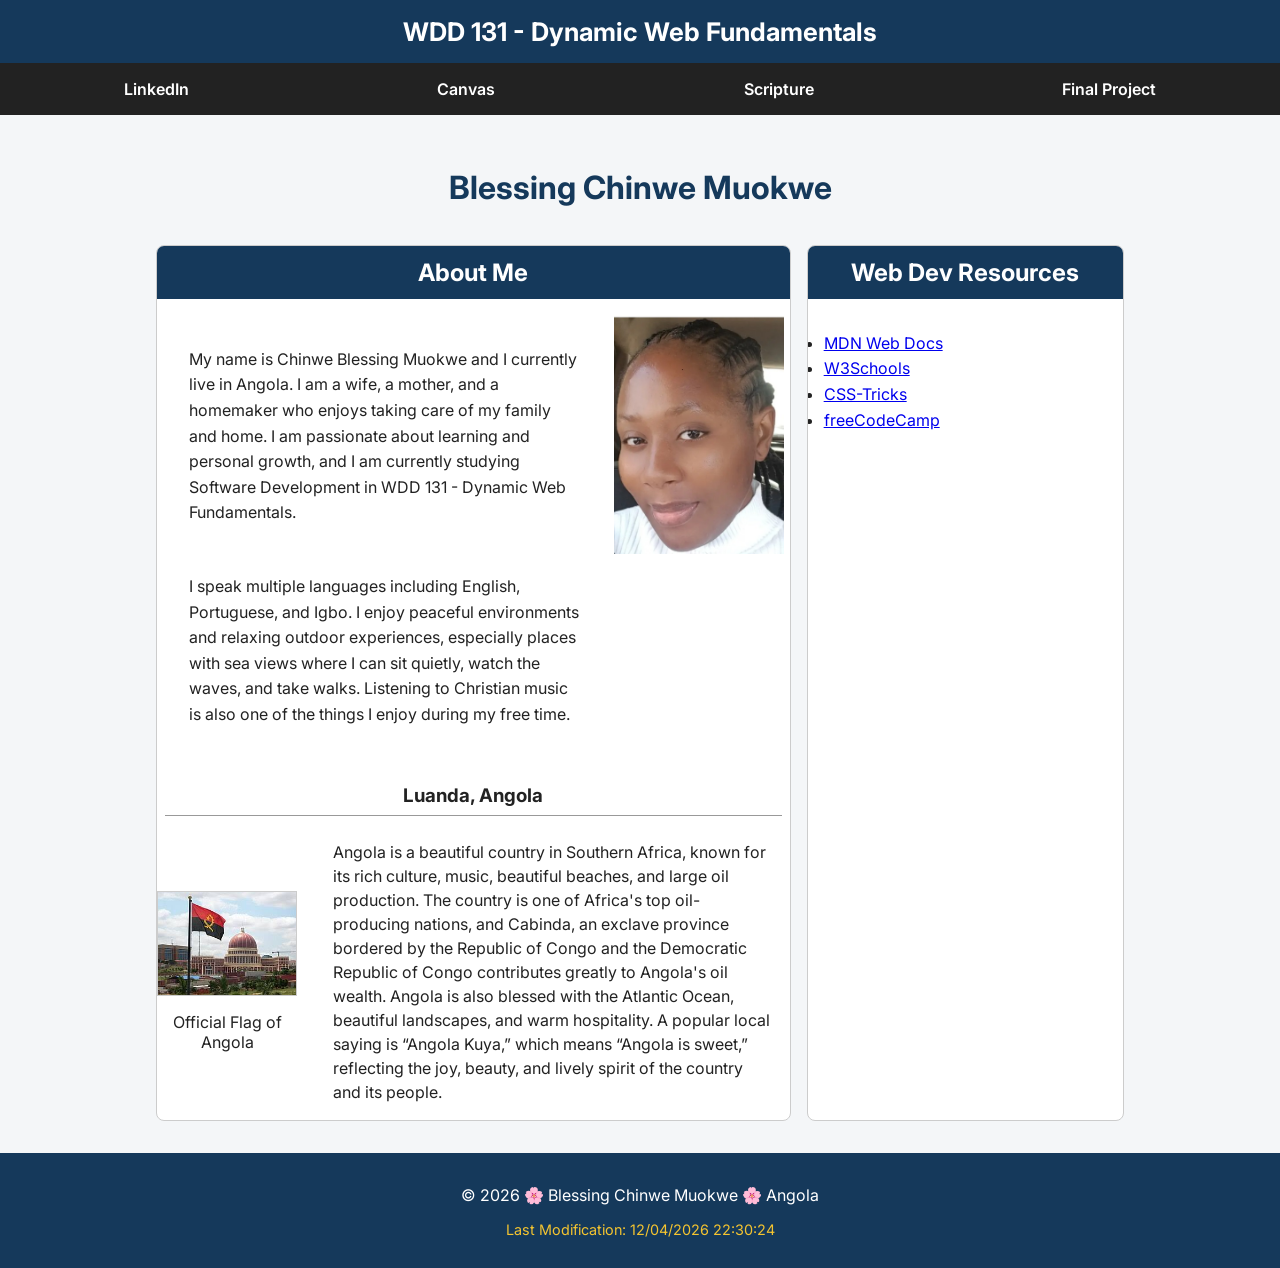
<file: index.html>
<!DOCTYPE html>
<html lang="en">
<head>
    <meta charset="UTF-8">
    <meta name="viewport" content="width=device-width, initial-scale=1.0">
    <meta name="description" content="WDD 131 - Dynamic Web Fundamentals, Blessing Chinwe Muokwe, web development, HTML, CSS, JavaScript fundamentals">

    <meta name="author" content="Blessing Chinwe Muokwe">

    <title>WDD 131 - Dynamic Web Fundamentals - Blessing Chinwe Muokwe</title>

     <link rel="preconnect" href="https://fonts.googleapis.com">
<link rel="preconnect" href="https://fonts.gstatic.com" crossorigin>
<link href="https://fonts.googleapis.com/css2?family=Inter:ital,opsz,wght@0,14..32,100..900;1,14..32,100..900&display=swap" rel="stylesheet">

<link rel="stylesheet" href="styles/base.css">

    <!-- JavaScript -->
    <script src="scripts/getdates.js" defer></script>
</head>

<body>
    <header>

        <span id="course-title">
            WDD 131 - Dynamic Web Fundamentals
        </span>

        <nav>
            <ul>

                <li>
                    <a href="https://www.linkedin.com" target="_blank">LinkedIn</a>
                </li>

                <li>
                    <a href="https://byupw.instructure.com/">
                        Canvas
                    </a>
                </li>

                <li>
                    <a href="https://www.churchofjesuschrist.org/study/scriptures/nt/john/3?lang=eng&id=p16#p16">
                        Scripture
                    </a>
                </li>

                <li>
                    <a href="#">
                        Final Project
                    </a>
                </li>

            </ul>
           

            
        </nav>

    </header>

    <main>
         <h1>Blessing Chinwe Muokwe</h1>

    <section class="card">
        <h2>About Me</h2>
        <div class="about-content">
            <div>

        <p>
            My name is Chinwe Blessing Muokwe and I currently live in Angola. I am a wife, a mother, and a homemaker who enjoys taking care of my family and home. I am passionate about learning and personal growth, and I am currently studying Software Development in WDD 131 - Dynamic Web Fundamentals.</p>
            <p>
I speak multiple languages including English, Portuguese, and Igbo. I enjoy peaceful environments and relaxing outdoor experiences, especially places with sea views where I can sit quietly, watch the waves, and take walks. Listening to Christian music is also one of the things I enjoy during my free time.
        </p>
        </div>

        <img class="profile-img"
 src="images/profile.jpg" alt="Photo of Blessing Chinwe Muokwe">
        </div>


        <div class="country">

    <h3 class="country-title">Luanda, Angola</h3>

    <div class="country-content">

        <figure>
            <img src="images/angola.jpg" alt="Official Flag of Angola">

            <figcaption>
                Official Flag of Angola
            </figcaption>
        </figure>

        <p>
            Angola is a beautiful country in Southern Africa, known for its rich culture,
            music, beautiful beaches, and large oil production. The country is one of Africa's
            top oil-producing nations, and Cabinda, an exclave province bordered by the Republic
            of Congo and the Democratic Republic of Congo contributes greatly to Angola's oil wealth.

            Angola is also blessed with the Atlantic Ocean, beautiful landscapes, and warm hospitality.
            A popular local saying is “Angola Kuya,” which means “Angola is sweet,” reflecting the joy,
            beauty, and lively spirit of the country and its people.
        </p>

    </div>

</div>
    </section>

    <section class="card">
        <h2>Web Dev Resources</h2>
        <ul>
            <li><a href="https://developer.mozilla.org/">MDN Web Docs</a></li>
            <li><a href="https://www.w3schools.com/">W3Schools</a></li>
            <li><a href="https://css-tricks.com/">CSS-Tricks</a></li>
            <li><a href="https://www.freecodecamp.org/">freeCodeCamp</a></li>
        </ul>
    </section>

    </main>

    <footer>
         <p>
        &copy; <span id="currentyear"></span> 🌸 Blessing Chinwe Muokwe 🌸 Angola
    </p>
    <p id="lastModified"></p>

    </footer>
</body>
</html>
</file>
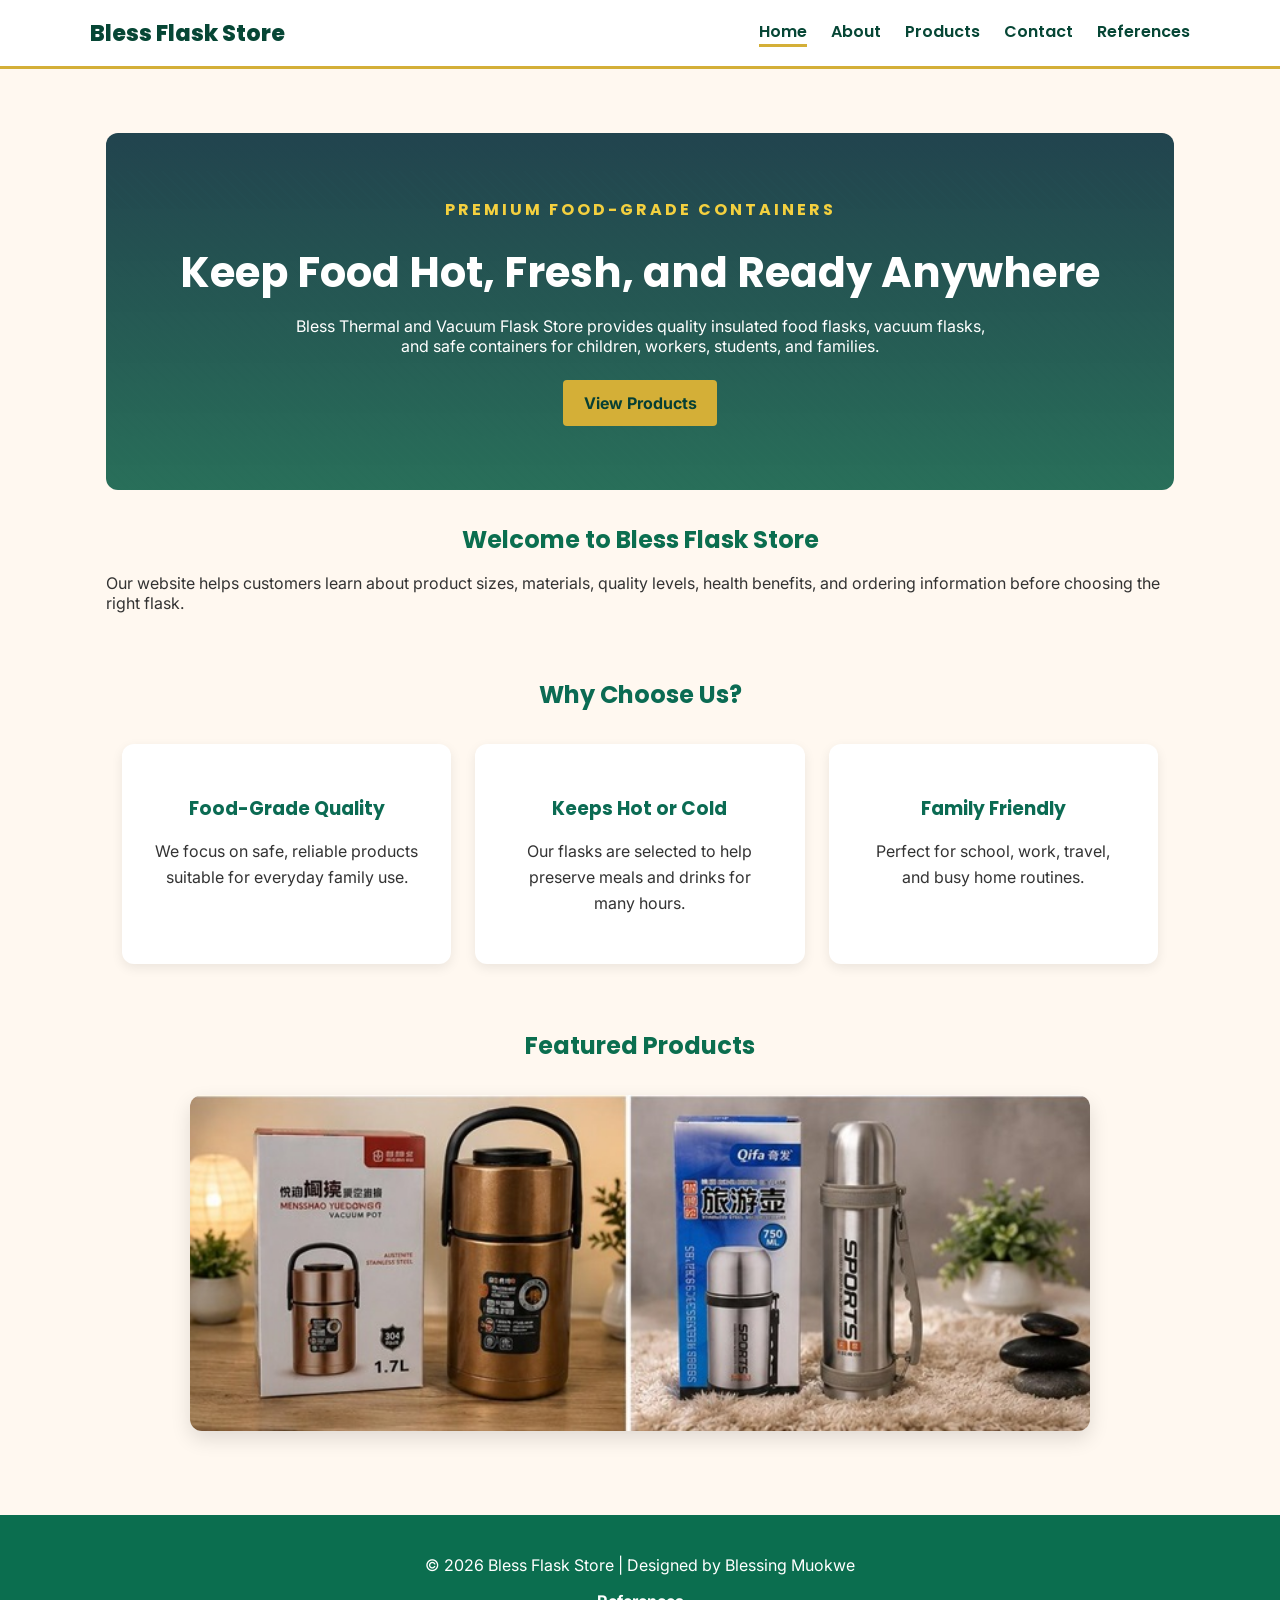
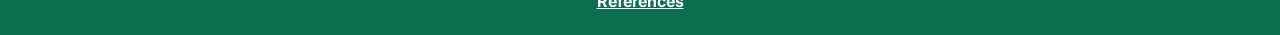
<file: project/index.html>
<!DOCTYPE html>
<html lang="en">
<head>
  <meta charset="UTF-8">
  <meta name="viewport" content="width=device-width, initial-scale=1.0">
  <title>Bless Thermal and Vacuum Flask Store</title>
  <meta name="description" content="Premium insulated food flasks and vacuum flasks for families, students, and workers.">
  <meta name="author" content="Blessing Muokwe">

  <link rel="preconnect" href="https://fonts.googleapis.com">
  <link rel="preconnect" href="https://fonts.gstatic.com" crossorigin>
  <link href="https://fonts.googleapis.com/css2?family=Inter:ital,opsz,wght@0,14..32,100..900;1,14..32,100..900&family=Poppins:ital,wght@0,100;0,200;0,300;0,400;0,500;0,600;0,700;0,800;0,900;1,100;1,200;1,300;1,400;1,500;1,600;1,700;1,800;1,900&display=swap" rel="stylesheet">

  <link rel="stylesheet" href="../styles/project.css">
  <link rel="stylesheet" href="../styles/project-large.css">
  <script src="../scripts/project.js" defer></script>
</head>

<body>
  <header>
    <div class="header-content">
        <a class="logo" href="index.html">Bless Flask Store</a>

        <button id="menu-button" aria-label="Open navigation menu">☰</button>

        <nav id="nav-menu">
            <a href="index.html" class="active">Home</a>
            <a href="about.html">About</a>
            <a href="products.html">Products</a>
            <a href="contact.html">Contact</a>
            <a href="references.html">References</a>
        </nav>
    </div>
</header>

  <main>
    <section class="hero">
      <div class="hero-text">
        <p class="tagline">Premium Food-Grade Containers</p>
        <h1>Keep Food Hot, Fresh, and Ready Anywhere</h1>
        <p>
          Bless Thermal and Vacuum Flask Store provides quality insulated food flasks,
          vacuum flasks, and safe containers for children, workers, students, and families.
        </p>
        <a class="btn" href="products.html">View Products</a>
      </div>
    </section>

    <section class="welcome">
      <h2>Welcome to Bless Flask Store</h2>
      <p>
        Our website helps customers learn about product sizes, materials, quality levels, health benefits, and ordering information before choosing the right flask.
      </p>
    </section>

    <section class="features">
      <h2>Why Choose Us?</h2>

      <div class="feature-grid">
        <article>
          <h3>Food-Grade Quality</h3>
          <p>We focus on safe, reliable products suitable for everyday family use.</p>
        </article>

        <article>
          <h3>Keeps Hot or Cold</h3>
          <p>Our flasks are selected to help preserve meals and drinks for many hours.</p>
        </article>

        <article>
          <h3>Family Friendly</h3>
          <p>Perfect for school, work, travel, and busy home routines.</p>
        </article>
      </div>
    </section>

    <section class="featured-products">
      <h2>Featured Products</h2>
      <div class="featured-item">
        <img src="../images/featured.jpg" alt="Featured insulated flask"
        loading="lazy">
        
    </div>
</section>
</main>

<footer>

    <p>
        © 2026 Bless Flask Store | Designed by Blessing Muokwe
    </p>
   <a href="references.html">References</a>

</footer>
</body>
</html>
</file>
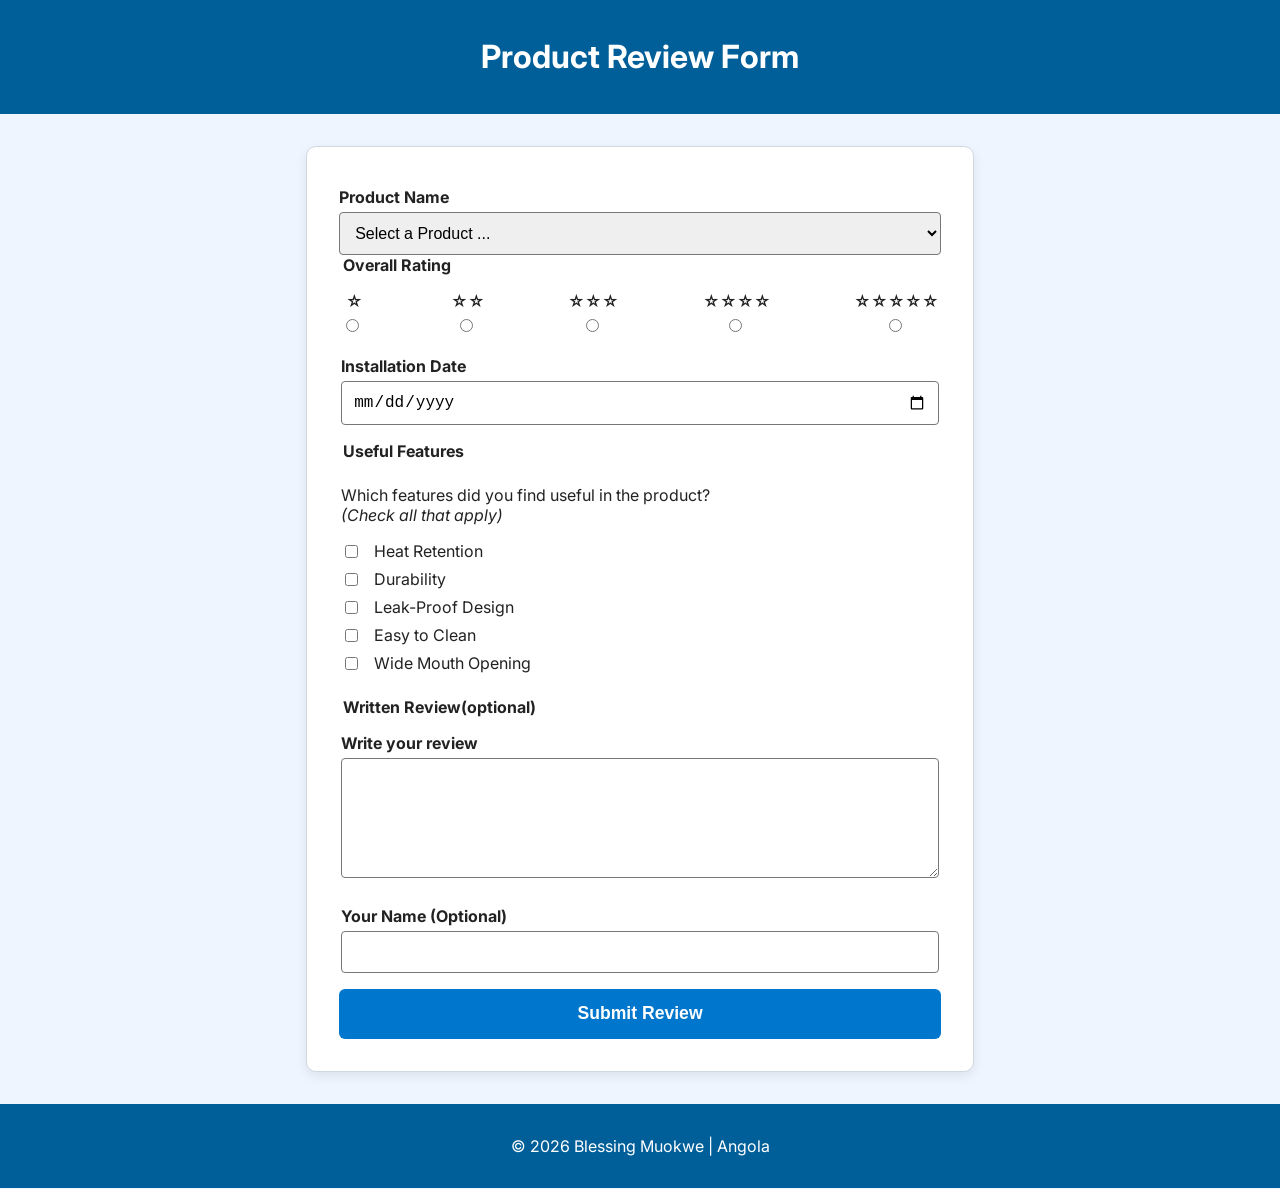
<file: form.html>
<!DOCTYPE html>
<html lang="en">
<head>
    <meta charset="UTF-8">
    <meta name="viewport" content="width=device-width, initial-scale=1.0">
    <meta name="description" content="Product review form for customers to rate and review products.">
<meta name="author" content="Blessing Muokwe">

    <title>Product Review Form</title>
    <link rel="stylesheet" href="styles/form.css">
     <link rel="preconnect" href="https://fonts.googleapis.com">
<link rel="preconnect" href="https://fonts.gstatic.com" crossorigin>
<link href="https://fonts.googleapis.com/css2?family=Inter:ital,opsz,wght@0,14..32,100..900;1,14..32,100..900&family=Lora:ital,wght@0,400..700;1,400..700&display=swap" rel="stylesheet">

<script src="scripts/form.js" defer></script>

</head>
<body>

<header>
    <h1>Product Review Form</h1>
</header>

<main>

    <form method="get" action="review.html">
        <label for="product">Product Name</label>

<select id="product" name="product" required>
    <option value="" disabled selected>
        Select a Product ...
    </option>
</select>
<fieldset class="rating">
    <legend>Overall Rating</legend>

    <div class="rating-options">
        <div>
            <label for="rating1">☆</label>
            <input type="radio" id="rating1" name="rating" value="1" required>
        </div>

        <div>
            <label for="rating2">☆☆</label>
            <input type="radio" id="rating2" name="rating" value="2" required>
        </div>

        <div>
            <label for="rating3">☆☆☆</label>
            <input type="radio" id="rating3" name="rating" value="3" required>
        </div>

        <div>
            <label for="rating4">☆☆☆☆</label>
            <input type="radio" id="rating4" name="rating" value="4" required>
        </div>

        <div>
            <label for="rating5">☆☆☆☆☆</label>
            <input type="radio" id="rating5" name="rating" value="5" required>
        </div>
    </div>
</fieldset>

<fieldset>
    <label for="installationDate">Installation Date</label>
<input
  type="date"
  id="installationDate"
  name="installationDate"
  required>
</fieldset>

<fieldset class="features">
    <legend>Useful Features</legend>

    <p>Which features did you find useful in the product?<br>
    <em>(Check all that apply)</em></p>

    <div class="feature-option">
        <input type="checkbox" id="heat" name="features" value="Heat Retention">
        <label for="heat">Heat Retention</label>
    </div>

    <div class="feature-option">
        <input type="checkbox" id="durability" name="features" value="Durability">
        <label for="durability">Durability</label>
    </div>

    <div class="feature-option">
        <input type="checkbox" id="leakproof" name="features" value="Leak-Proof Design">
        <label for="leakproof">Leak-Proof Design</label>
    </div>

    <div class="feature-option">
        <input type="checkbox" id="clean" name="features" value="Easy to Clean">
        <label for="clean">Easy to Clean</label>
    </div>

    <div class="feature-option">
        <input type="checkbox" id="mouth" name="features" value="Wide Mouth Opening">
        <label for="mouth">Wide Mouth Opening</label>
    </div>
</fieldset>

<fieldset>
    <legend>Written Review(optional)</legend>

    <label for="review">Write your review</label>

    <textarea
        id="review"
        name="review"
        rows="5"
        cols="40">
    </textarea>
</fieldset>

<fieldset>


    <label for="username">
        Your Name (Optional)
    </label>

    <input
        type="text"
        id="username"
        name="username">
</fieldset>



<input type="submit" value="Submit Review">

</form>
    

</main>

<footer>
    <p>&copy; 2026 Blessing Muokwe | Angola</p>
</footer>

</body>
</html>
</file>
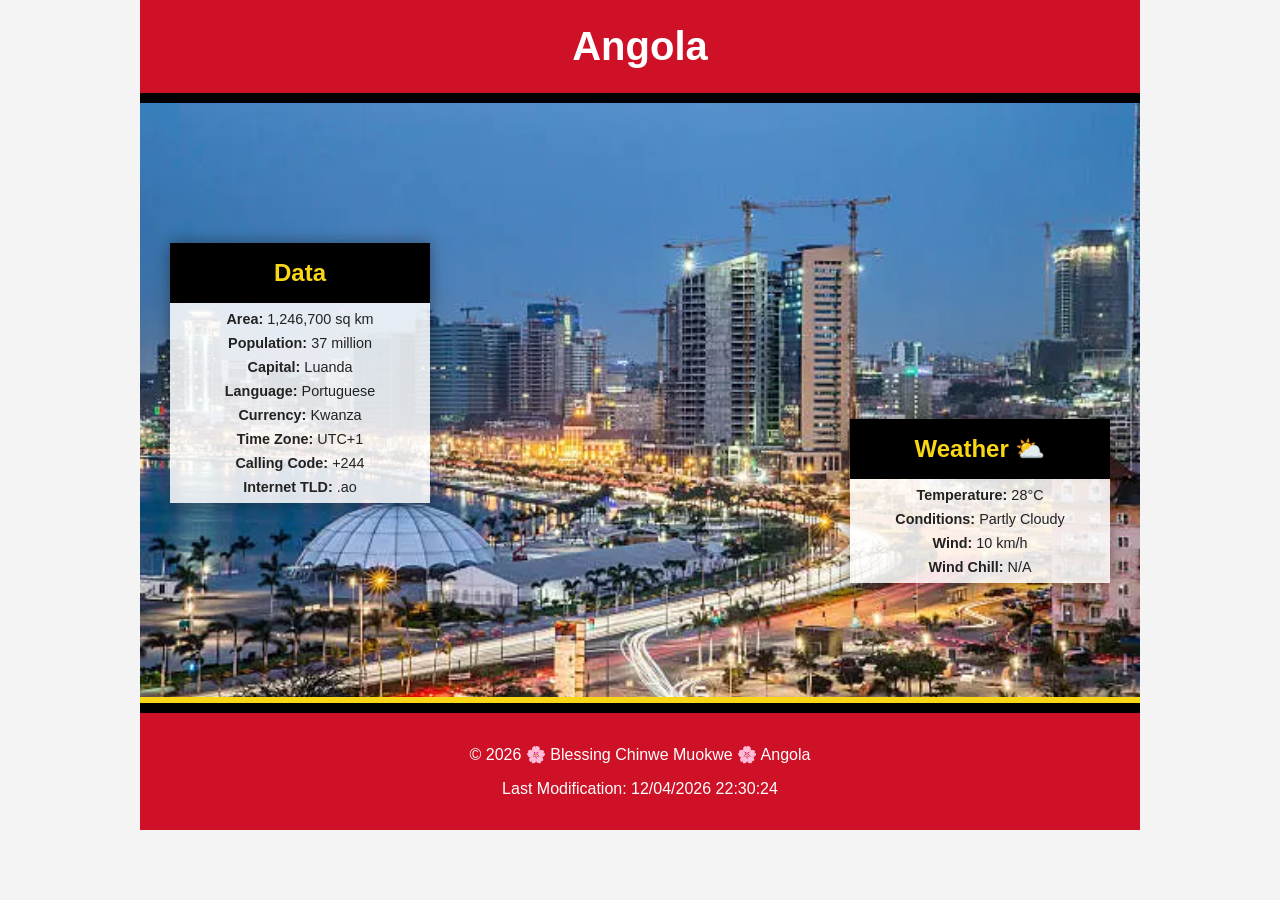
<file: place.html>
<!DOCTYPE html>
<html lang="en">
<head>
    <meta charset="UTF-8">
    <meta name="viewport" content="width=device-width, initial-scale=1.0">
    <title>Angola Country Page</title>

    <meta name="description" content="A responsive country page about Angola featuring national data, weather information, and images inspired by Angola's culture and flag colors.">
    <meta name="author" content="Blessing">

    <link rel="stylesheet" href="styles/place.css">
    <link rel="stylesheet" href="styles/place-large.css">

    <script src="scripts/place.js" defer></script>
</head>
<body>
    <header>
        <h1>Angola</h1>

    </header>
    <main>
        <picture>
    <source srcset="images/angola-large.webp" media="(min-width: 1000px)">
    
    <source srcset="images/angola-medium.webp" media="(min-width: 600px)">
    
    <img src="images/angola-small.webp" alt="Beautiful view of Angola">
</picture>

<section class="data">
    <h2>Data</h2>
    <p><strong>Area:</strong> 1,246,700 sq km</p>
    <p><strong>Population:</strong> 37 million</p>
    <p><strong>Capital:</strong> Luanda</p>
    <p><strong>Language:</strong> Portuguese</p>
    <p><strong>Currency:</strong> Kwanza</p>
    <p><strong>Time Zone:</strong> UTC+1</p>
    <p><strong>Calling Code:</strong> +244</p>
    <p><strong>Internet TLD:</strong> .ao</p>
</section>

<section class="weather">
    <h2>Weather</h2>
    <img src="images/weather.svg" alt="Weather icon" class="weather-icon">
    <p><strong>Temperature:</strong> 28°C</p>
    <p><strong>Conditions:</strong> Partly Cloudy</p>
    <p><strong>Wind:</strong> 10 km/h</p>
    <p><strong>Wind Chill:</strong> <span id="windchill"></span></p>
</section>
    </main>
     <footer>
         <p>
        &copy; <span id="currentyear"></span> 🌸 Blessing Chinwe Muokwe 🌸 Angola
    </p>
    <p id="lastModified"></p>

    </footer>
</body>
</html>
</file>
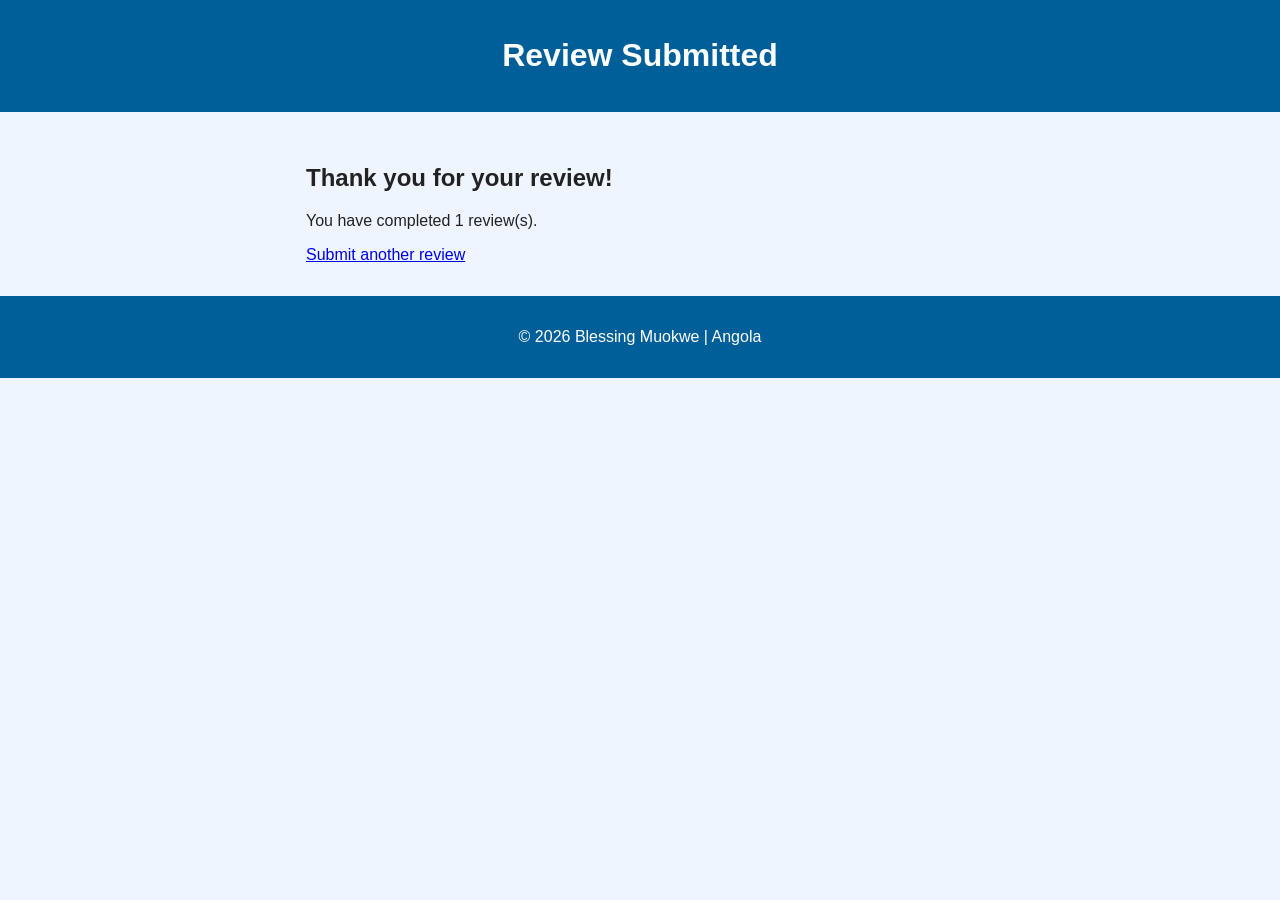
<file: review.html>
<!DOCTYPE html>
<html lang="en">
<head>
    <meta charset="UTF-8">
    <meta name="viewport" content="width=device-width, initial-scale=1.0">
    <title>Review Confirmation</title>
    <link rel="stylesheet" href="styles/form.css">
</head>
<body>
    <header>
        <h1>Review Submitted</h1>
    </header>

    <main>
        <section class="confirmation">
            <h2>Thank you for your review!</h2>
            <p>You have completed <span id="reviewCount"></span> review(s).</p>
            <a href="form.html">Submit another review</a>
        </section>
    </main>

    <footer>
        <p>&copy; 2026 Blessing Muokwe | Angola</p>
    </footer>

    <script src="scripts/review.js"></script>
</body>
</html>
</file>
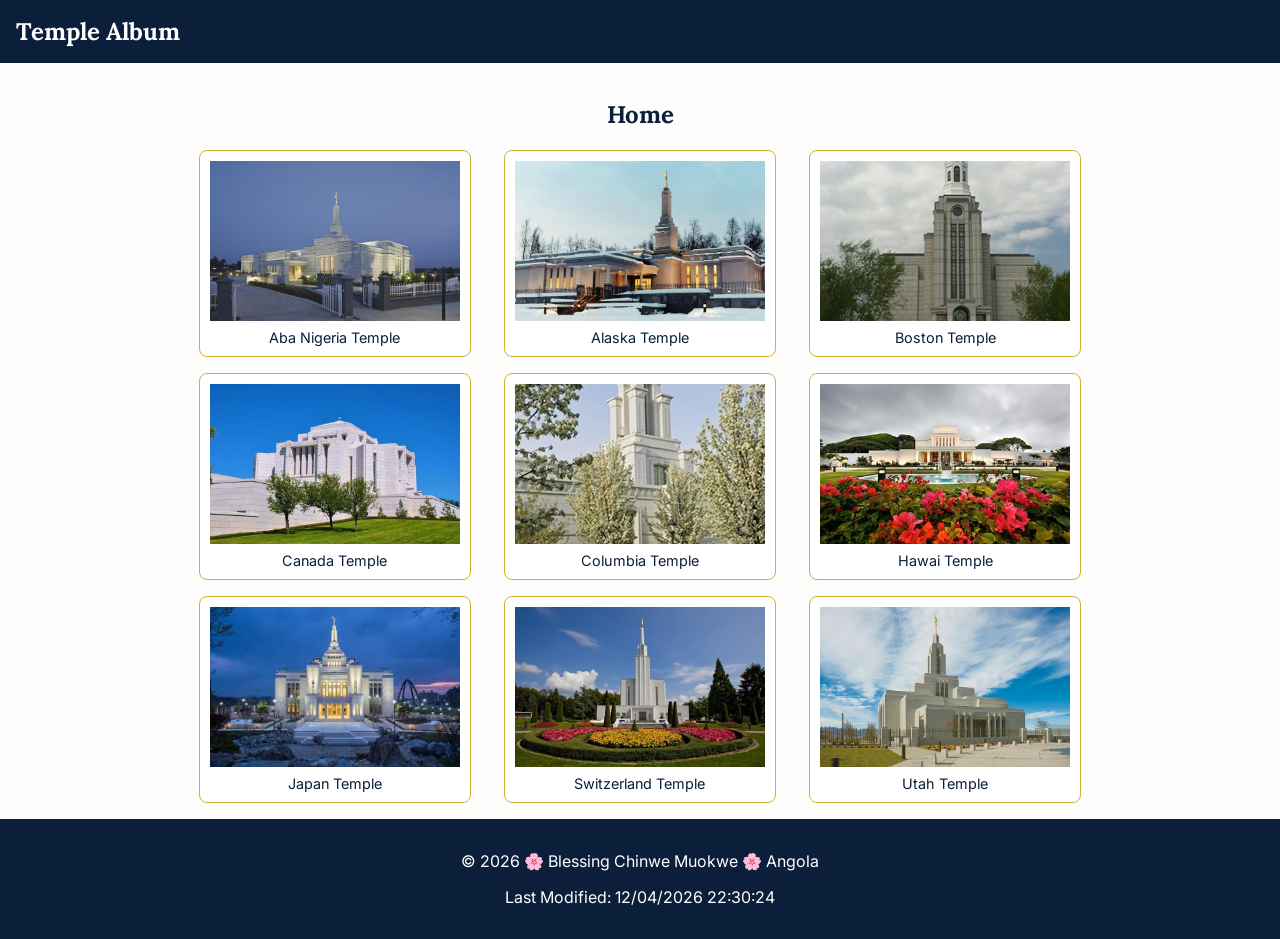
<file: temples.html>
<!DOCTYPE html>
<html lang="en">
<head>
    <meta charset="UTF-8">
    <meta name="viewport" content="width=device-width, initial-scale=1.0">
    <title>Temple Album</title>
    <meta name="description" content="Temple album page with responsive menu,with image gallery and a mobile hanbuger navigation menu">
    <meta name="author" content="Chinwe Blessing Muokwe">

    <link rel="stylesheet" href="styles/temples.css">
    <link rel="stylesheet" href="styles/temples-large.css">
    <script src="scripts/temples.js" defer></script>
   

    <link rel="preconnect" href="https://fonts.googleapis.com">
<link rel="preconnect" href="https://fonts.gstatic.com" crossorigin>
<link href="https://fonts.googleapis.com/css2?family=Inter:ital,opsz,wght@0,14..32,100..900;1,14..32,100..900&family=Lora:ital,wght@0,400..700;1,400..700&display=swap" rel="stylesheet">

   
</head>
<body>
    <header>
         <h1>Temple Album</h1>
        <button id="menu" aria-label="menu"></button>
       

        <nav> <a href="#">Home</a>
            <a href="#">Old</a>
            <a href="#">New</a>
            <a href="#">Large</a>
            <a href="#">Small</a></nav>
    </header>
    <main>
                <h2>Home</h2>
                <section class="gallery">

                <figure>
                      <img src="images/aba-nigeria-temple.jpg" alt="Aba Nigeria Temple">
                      <figcaption>Aba Nigeria Temple</figcaption>
                </figure>
                <figure>
                      <img src="images/alaska-temple.jpg"
                      alt="Alaska Temple">
                      <figcaption>Alaska Temple</figcaption>
                </figure>
            

    <figure>
        <img src="images/boston-temple.jpg" alt="Boston Temple">
        <figcaption>Boston Temple</figcaption>
    </figure>
    <figure>
        <img src="images/cardston-canada-temple.jpg" alt="Cardson Canada Temple">
        <figcaption>Canada Temple</figcaption>
    </figure>

    <figure>
        <img src="images/columbia-temple.jpg" alt="Columbia Temple">
        <figcaption>Columbia Temple</figcaption>
    </figure>
    <figure>
        <img src="images/hawai-temple.jpg" alt="Hawai Temple">
        <figcaption>Hawai Temple</figcaption>
    </figure>
    <figure>
        <img src="images/japan-temple.jpg" alt="Japan Temple">
        <figcaption>Japan Temple</figcaption>
    </figure>
    <figure>
        <img src="images/bern-switzerland-temple.jpg" alt="Switzerland Temple">
        <figcaption>Switzerland Temple</figcaption>
    </figure>
    <figure>
        <img src="images/draper-utah-temple.jpg" alt="Draper Utah Temple">
        <figcaption>Utah Temple</figcaption>
        </figure>
    </section>
</main>

    <footer>
         <p>
        &copy; <span id="currentyear"></span> 🌸 Blessing Chinwe Muokwe 🌸 Angola
    </p>
    <p id="lastModified"></p>

    </footer>
    
    
</body>
</html>
</file>
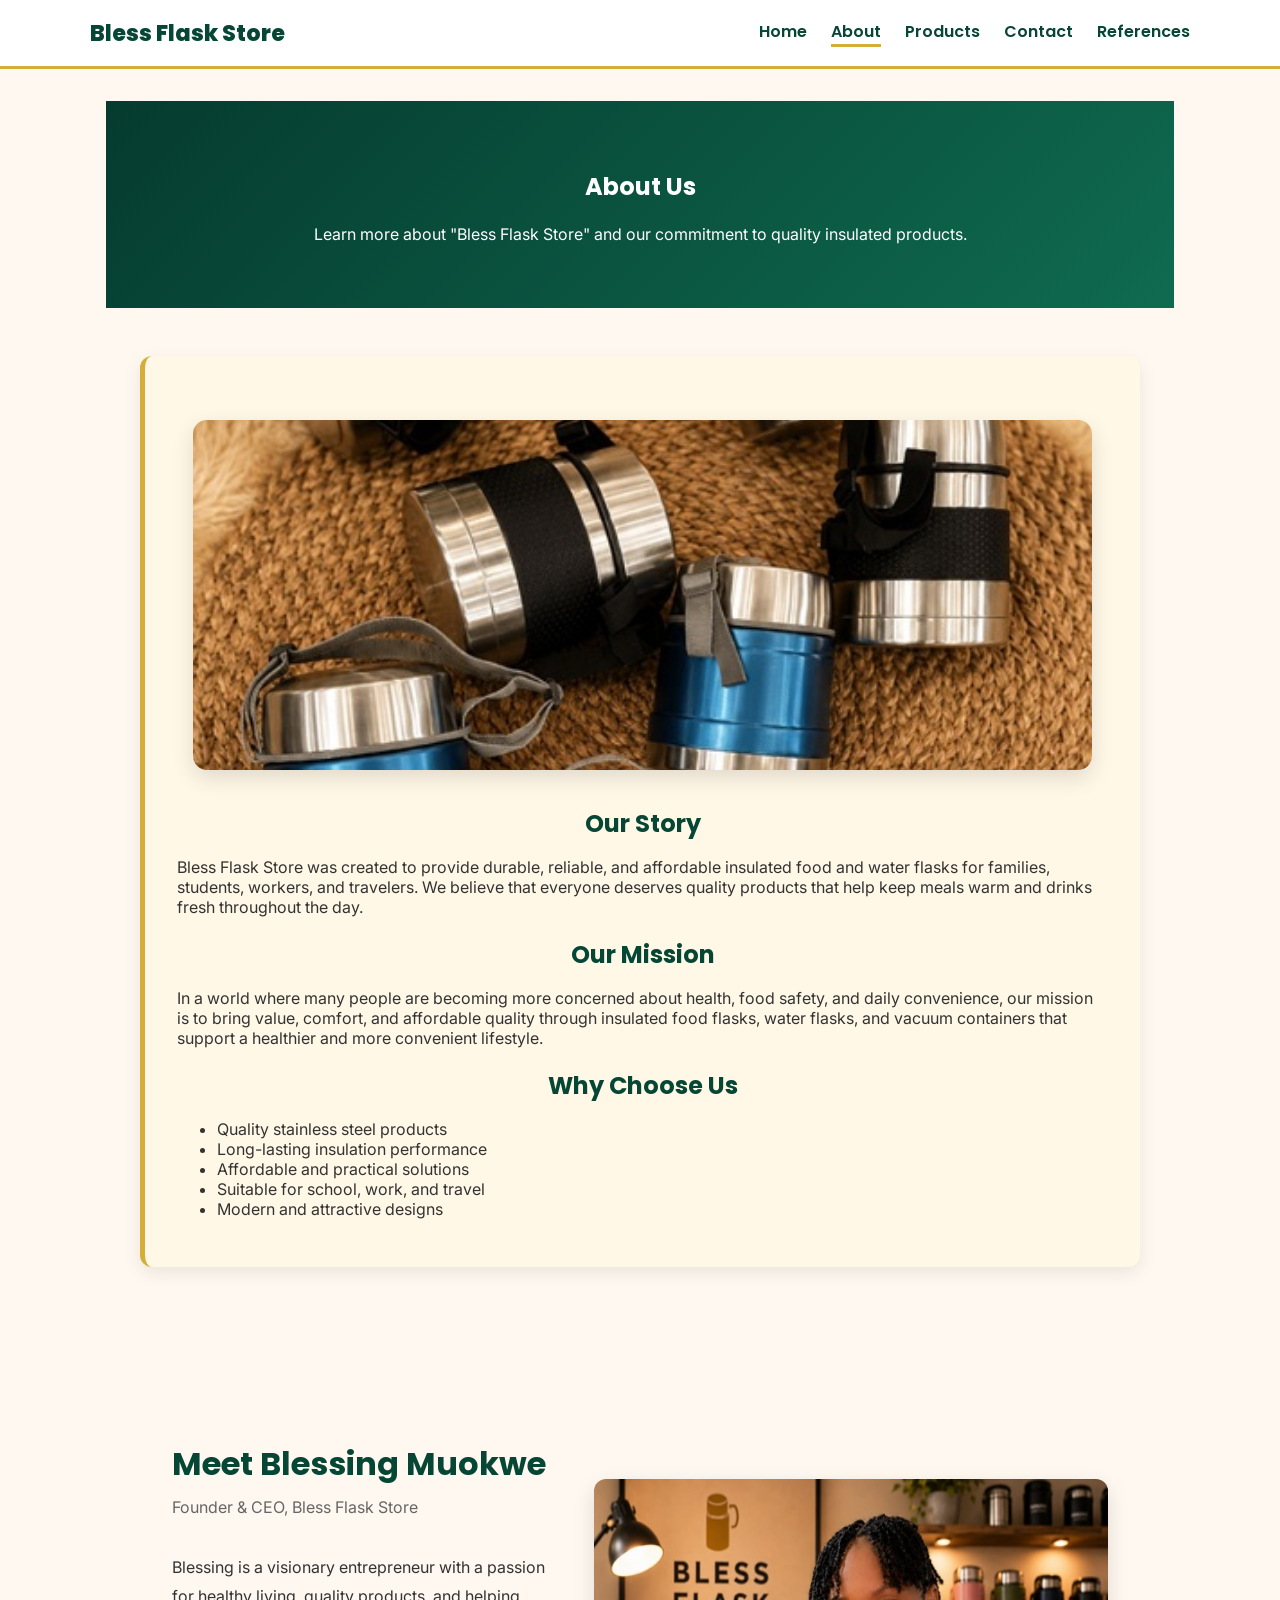
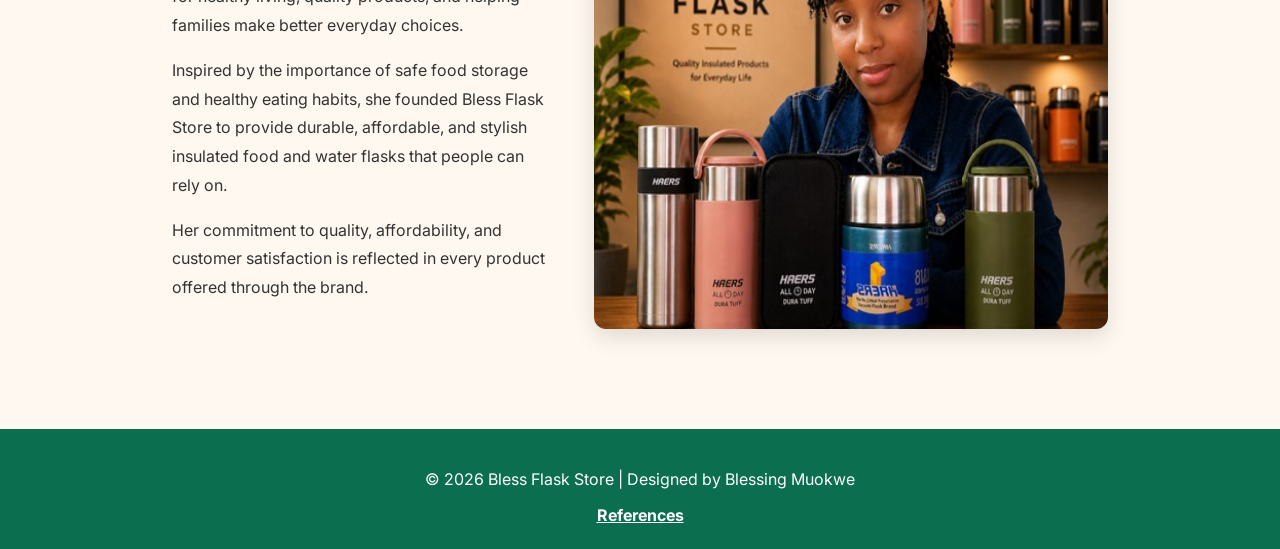
<file: project/about.html>
<!DOCTYPE html>
<html lang="en">
<head>
  <meta charset="UTF-8">
  <meta name="viewport" content="width=device-width, initial-scale=1.0">
  <title>About Us | Bless Flask Store</title>
  <meta name="description" content="Learn more about Bless Flask Store and our mission to provide quality insulated products.">
  <meta name="author" content="Blessing Muokwe">

  <link rel="preconnect" href="https://fonts.googleapis.com">
  <link rel="preconnect" href="https://fonts.gstatic.com" crossorigin>
  <link href="https://fonts.googleapis.com/css2?family=Inter:wght@100..900&family=Poppins:wght@100;200;300;400;500;600;700;800;900&display=swap" rel="stylesheet">

  <link rel="stylesheet" href="../styles/project.css">
  <link rel="stylesheet" href="../styles/project-large.css">
  <script src="../scripts/project.js" defer></script>
</head>
<body>
  <header>
    <div class="header-content">
        <a class="logo" href="index.html">Bless Flask Store</a>

        <button id="menu-button" aria-label="Open navigation menu">☰</button>

        <nav id="nav-menu">
    <a href="index.html">Home</a>
    <a href="about.html" class="active">About</a>
    <a href="products.html">Products</a>
    <a href="contact.html">Contact</a>
    <a href="references.html">References</a>
</nav>
    </div>
  </header>
  <main>
    <section class="page-hero">
    <h1>About Us</h1>
    <p>
        Learn more about "Bless Flask Store" and our commitment to quality insulated products.
    </p>
</section>

<section class="about-story">

    <div class="about-image">
        <img src="../images/food-flask-colors.jpg"
             alt="Collection of insulated food flasks"
             loading="lazy">
    </div>

    <div class="about-content">

        <h2>Our Story</h2>

        <p>
            Bless Flask Store was created to provide durable, reliable,
            and affordable insulated food and water flasks for families,
            students, workers, and travelers. We believe that everyone
            deserves quality products that help keep meals warm and drinks
            fresh throughout the day.
        </p>

        <h2>Our Mission</h2>

        <p>
            In a world where many people are becoming more concerned about
            health, food safety, and daily convenience, our mission is to
            bring value, comfort, and affordable quality through insulated
            food flasks, water flasks, and vacuum containers that support
            a healthier and more convenient lifestyle.
        </p>

        <h2>Why Choose Us</h2>

        <ul>
            <li>Quality stainless steel products</li>
            <li>Long-lasting insulation performance</li>
            <li>Affordable and practical solutions</li>
            <li>Suitable for school, work, and travel</li>
            <li>Modern and attractive designs</li>
        </ul>

    </div>

</section>

<section class="owner-section">

    <div class="owner-text">
        <h2>Meet Blessing Muokwe</h2>

        <p class="owner-title">
            Founder & CEO, Bless Flask Store
        </p>

        <p>
            Blessing is a visionary entrepreneur with a passion for
            healthy living, quality products, and helping families make better
            everyday choices.
        </p>

        <p>
            Inspired by the importance of safe food storage and healthy eating
            habits, she founded Bless Flask Store to provide durable,
            affordable, and stylish insulated food and water flasks that
            people can rely on.
        </p>

        <p>
            Her commitment to quality, affordability, and customer satisfaction
            is reflected in every product offered through the brand.
        </p>

    </div>

    <div class="owner-image">
        <img src="../images/bless-flask.jpg"
             alt="Blessing Muokwe">
    </div>

</section>
</main>
<footer>

    <p>
        © 2026 Bless Flask Store | Designed by Blessing Muokwe
    </p>
    <a href="references.html">References</a>

</footer>
</body>
</file>
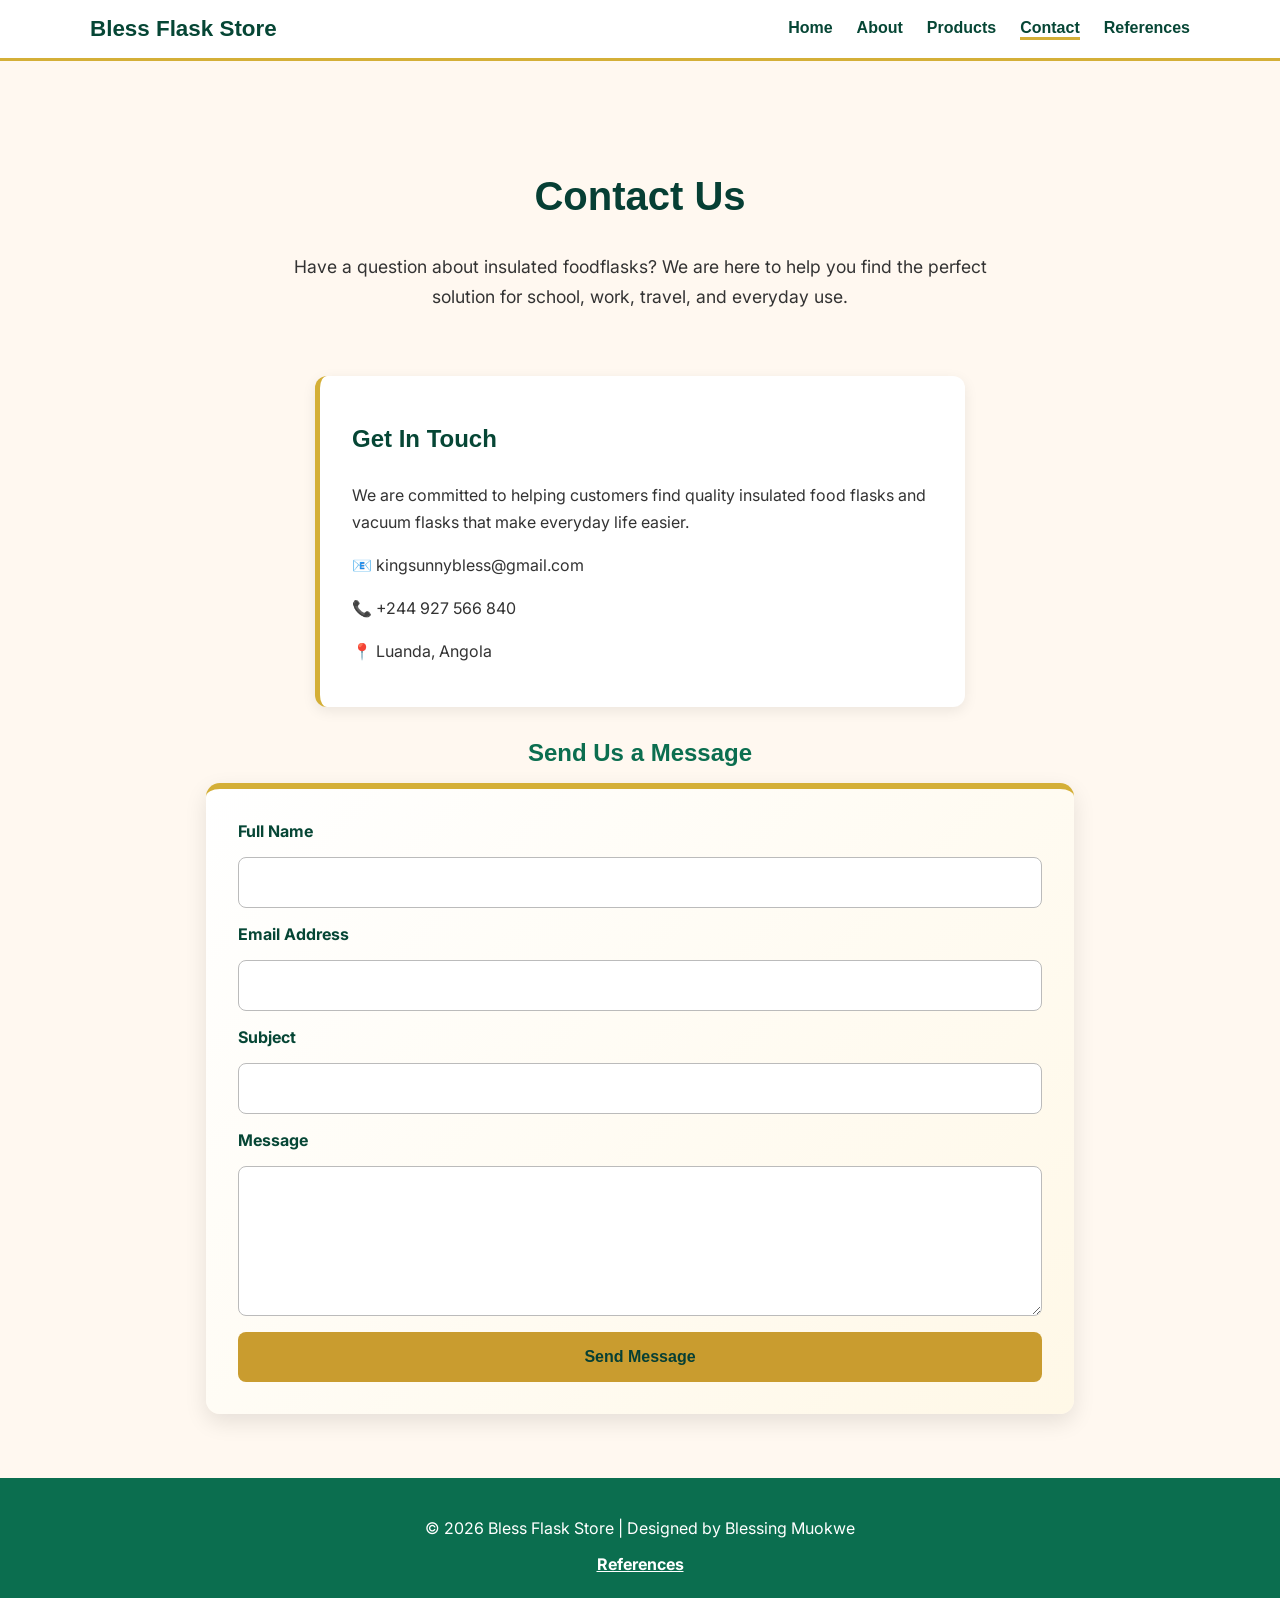
<file: project/contact.html>
<!DOCTYPE html>
<html lang="en">
<head>
    <meta charset="UTF-8">
    <meta name="viewport" content="width=device-width, initial-scale=1.0">

    <title>Contact | Bless Flask Store</title>

    <meta name="description" content="Contact Bless Flask Store for quality food flasks and vacuum flasks.">
    <meta name="author" content="Blessing Muokwe">

    <link rel="preconnect" href="https://fonts.googleapis.com">
    <link rel="preconnect" href="https://fonts.gstatic.com" crossorigin>

    <link href="https://fonts.googleapis.com/css2?family=Inter:wght@100;200;300;400;500;600;700;800;900&display=swap" rel="stylesheet">

    <link rel="stylesheet" href="../styles/project.css">
    <link rel="stylesheet" href="../styles/project-large.css">

    <script src="../scripts/project.js" defer></script>
</head>

<body>

<header>
  <div class="header-content">
    <a class="logo" href="index.html">Bless Flask Store</a>

    <button id="menu-button" aria-label="Open navigation menu">☰</button>

    <nav id="nav-menu">
      <a href="index.html">Home</a>
      <a href="about.html">About</a>
      <a href="products.html">Products</a>
      <a href="contact.html" class="active">Contact</a>
      <a href="references.html">References</a>
    </nav>
  </div>
</header>

<main>

    <!-- Hero Section -->

    <section class="contact-hero">

        <h1>Contact Us</h1>

        <p>
    Have a question about insulated foodflasks?
     We are here to help you find the perfect solution for school, work, travel, and everyday use.
</p>

    </section>

    <!-- Contact Information -->

    <section class="contact-info">

        <h2>Get In Touch</h2>

        <p>
            We are committed to helping customers find quality insulated
            food flasks and vacuum flasks that make everyday life easier.
       <p>📧 kingsunnybless@gmail.com</p>
<p>📞 +244 927 566 840</p>
<p>📍 Luanda, Angola</p>
    </section>

    <!-- Contact Form -->

    <section class="contact-form-section">

        <h2>Send Us a Message</h2>

        <form>

            <label for="fullname">Full Name</label>
            <input type="text" id="fullname" name="fullname" required>

            <label for="email">Email Address</label>
            <input type="email" id="email" name="email" required>

            <label for="subject">Subject</label>
            <input type="text" id="subject" name="subject" required>

            <label for="message">Message</label>
            <textarea id="message" name="message" rows="6" required></textarea>

            <button type="submit">
                Send Message
            </button>

        </form>

    </section>


</main>

<footer>

    <p>
        © 2026 Bless Flask Store | Designed by Blessing Muokwe
    </p>
    <a href="references.html">References</a>

</footer>

</body>
</html>
</file>
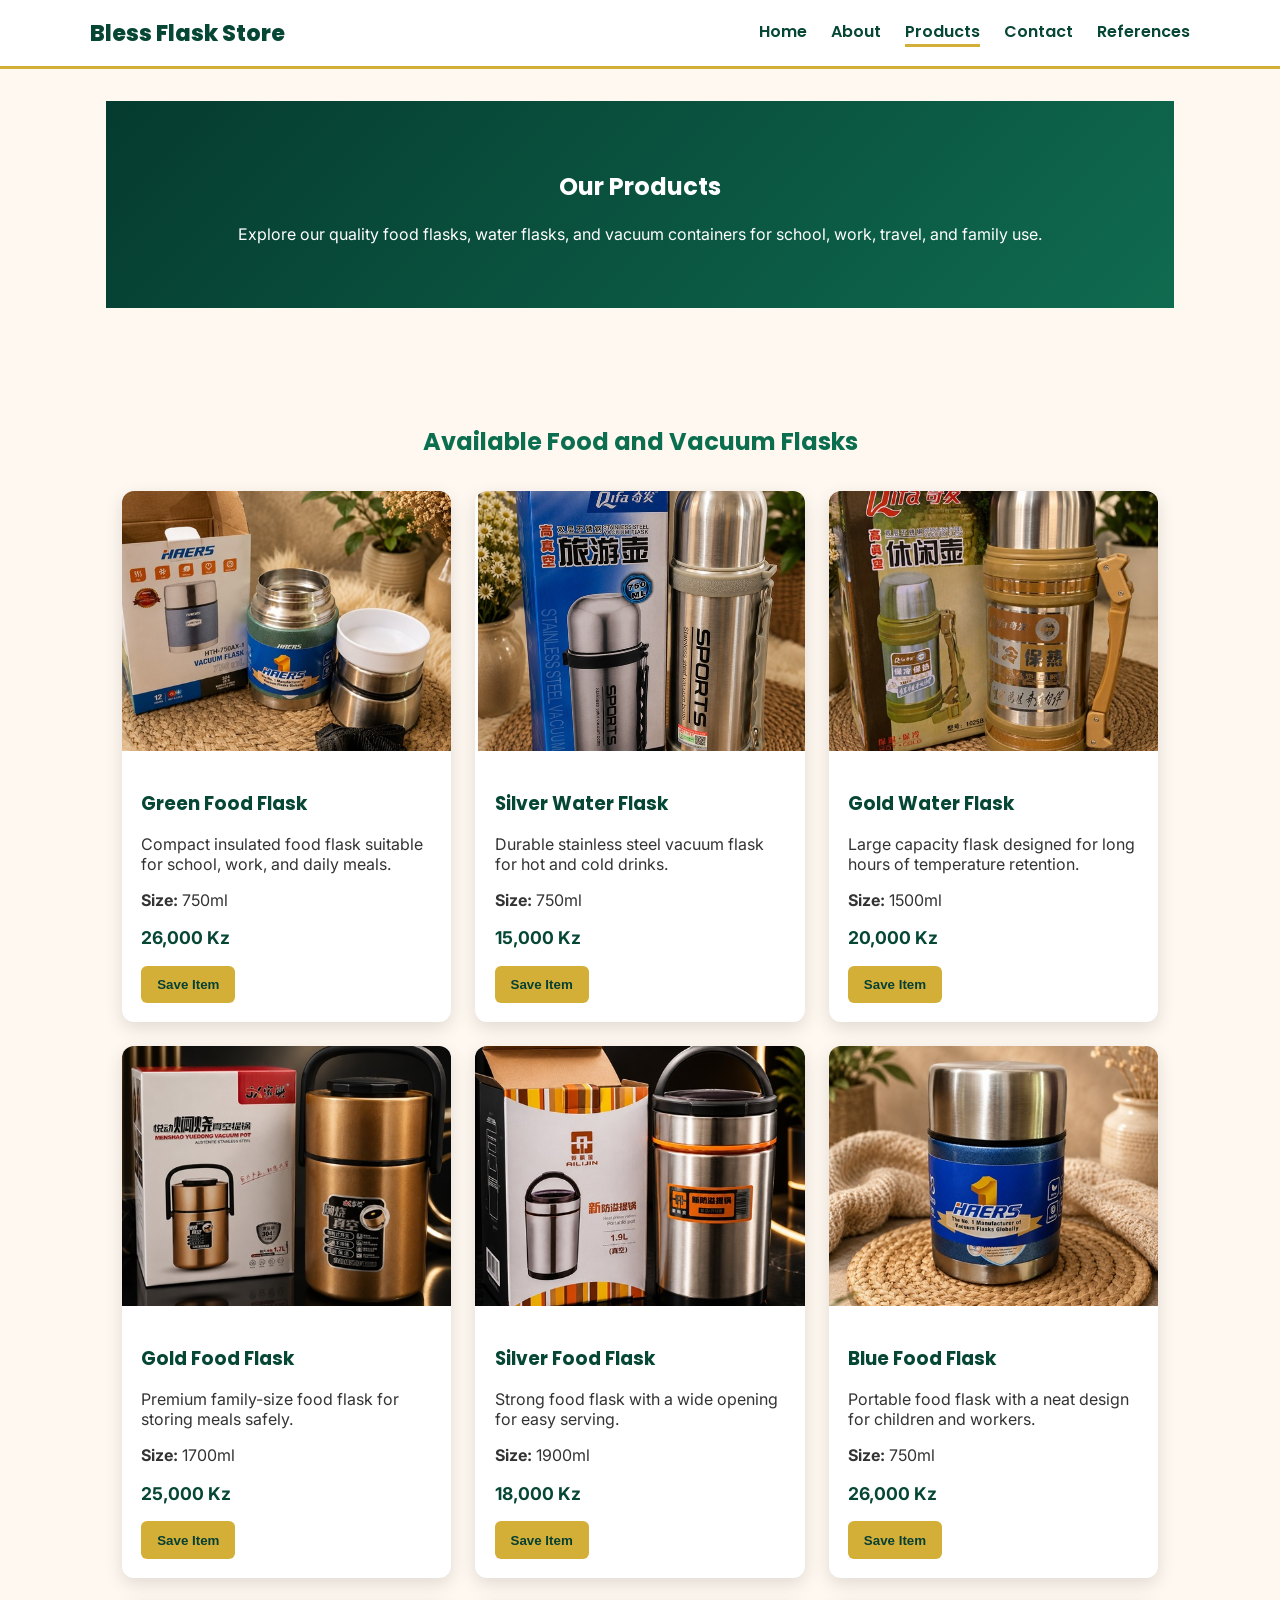
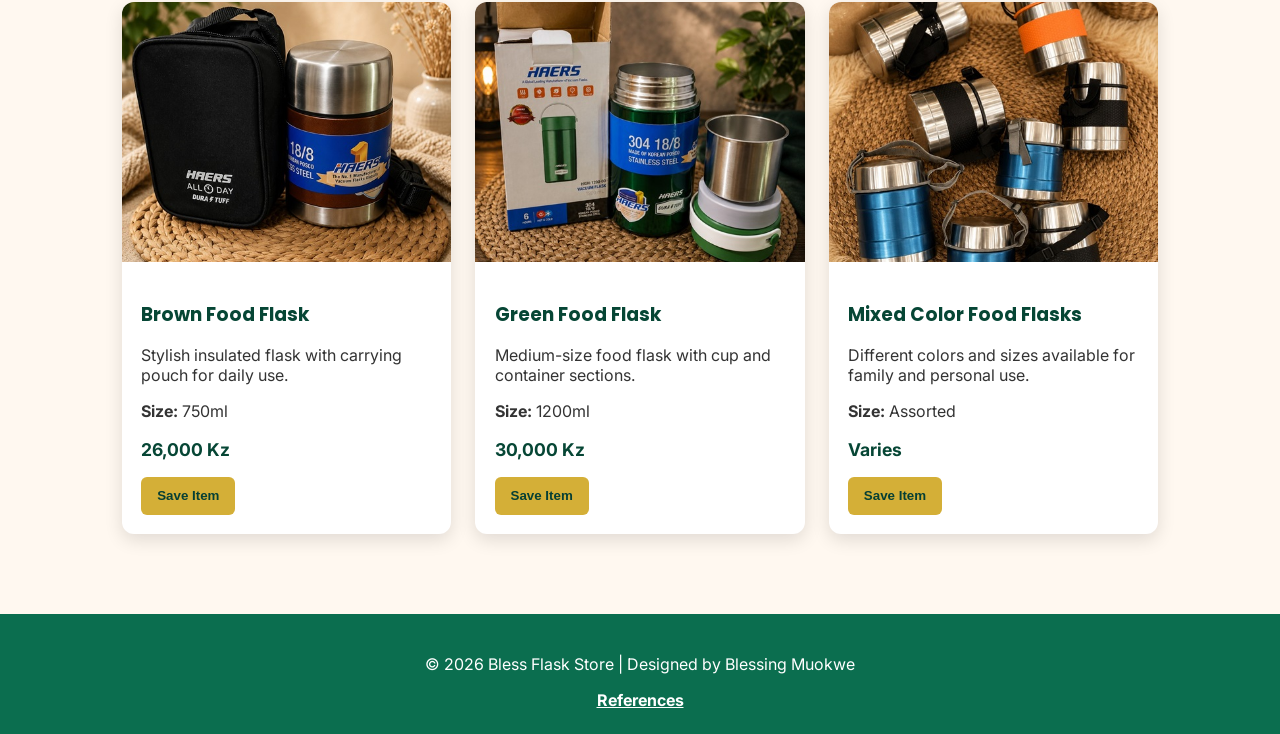
<file: project/products.html>
<!DOCTYPE html>
<html lang="en">
<head>
  <meta charset="UTF-8">
  <meta name="viewport" content="width=device-width, initial-scale=1.0">
  <title>Products | Bless Flask Store</title>
  <meta name="description" content="Food flask and vacuum flask products for families, students, and workers.">
  <meta name="author" content="Blessing Muokwe">

  <link rel="preconnect" href="https://fonts.googleapis.com">
  <link rel="preconnect" href="https://fonts.gstatic.com" crossorigin>
  <link href="https://fonts.googleapis.com/css2?family=Inter:wght@100..900&family=Poppins:wght@100;200;300;400;500;600;700;800;900&display=swap" rel="stylesheet">

  <link rel="stylesheet" href="../styles/project.css">
  <link rel="stylesheet" href="../styles/project-large.css">
  <script src="../scripts/project.js" defer></script>
</head>

<body>
  <header>
  <div class="header-content">
    <a class="logo" href="index.html">Bless Flask Store</a>

    <button id="menu-button" aria-label="Open navigation menu">☰</button>

    <nav id="nav-menu">
      <a href="index.html">Home</a>
      <a href="about.html">About</a>
      <a href="products.html" class="active">Products</a>
      <a href="contact.html">Contact</a>
      <a href="references.html">References</a>
    </nav>
  </div>
</header>

  <main>
    <section class="page-hero">
      <h1>Our Products</h1>
      <p>Explore our quality food flasks, water flasks, and vacuum containers for school, work, travel, and family use.</p>
    </section>

    <section class="products-section">
      <h2>Available Food and Vacuum Flasks</h2>

      <div id="product-list" class="product-grid">
      </div>
    </section>
  </main>

  <footer>
    
    <p>
        © 2026 Bless Flask Store | Designed by Blessing Muokwe
    </p>
    <a href="references.html">References</a>
  </footer>
</body>
</html>
</file>
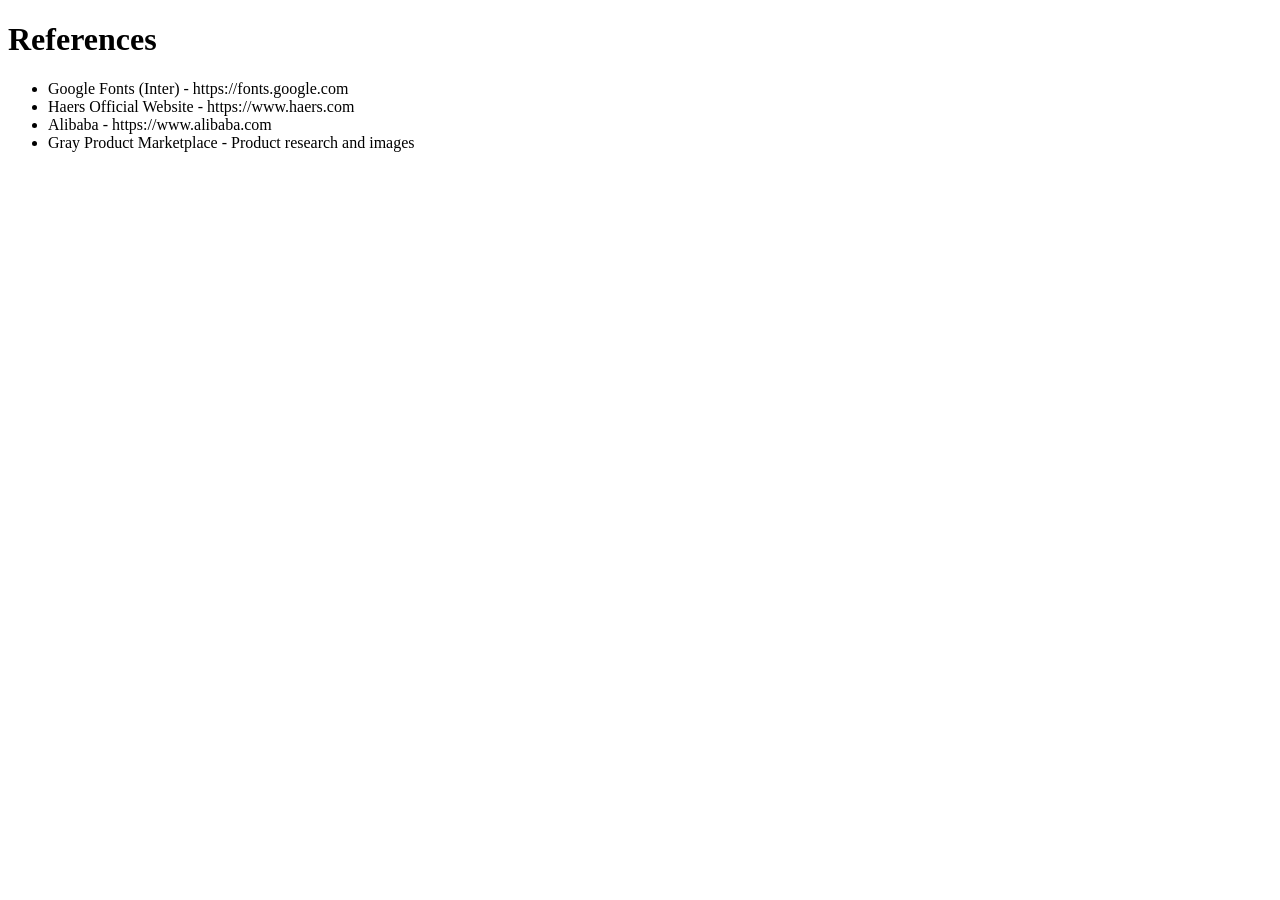
<file: project/references.html>
<!DOCTYPE html>
<html lang="en">
<head>
    <meta charset="UTF-8">
    <meta name="viewport" content="width=device-width, initial-scale=1.0">
    <title>References | Bless Flask Store</title>
</head>
<body>

    <h1>References</h1>

    <ul>
        <li>Google Fonts (Inter) - https://fonts.google.com</li>
        <li>Haers Official Website - https://www.haers.com</li>
        <li>Alibaba - https://www.alibaba.com</li>
        <li>Gray Product Marketplace - Product research and images</li>
    </ul>

</body>
</html>
</file>
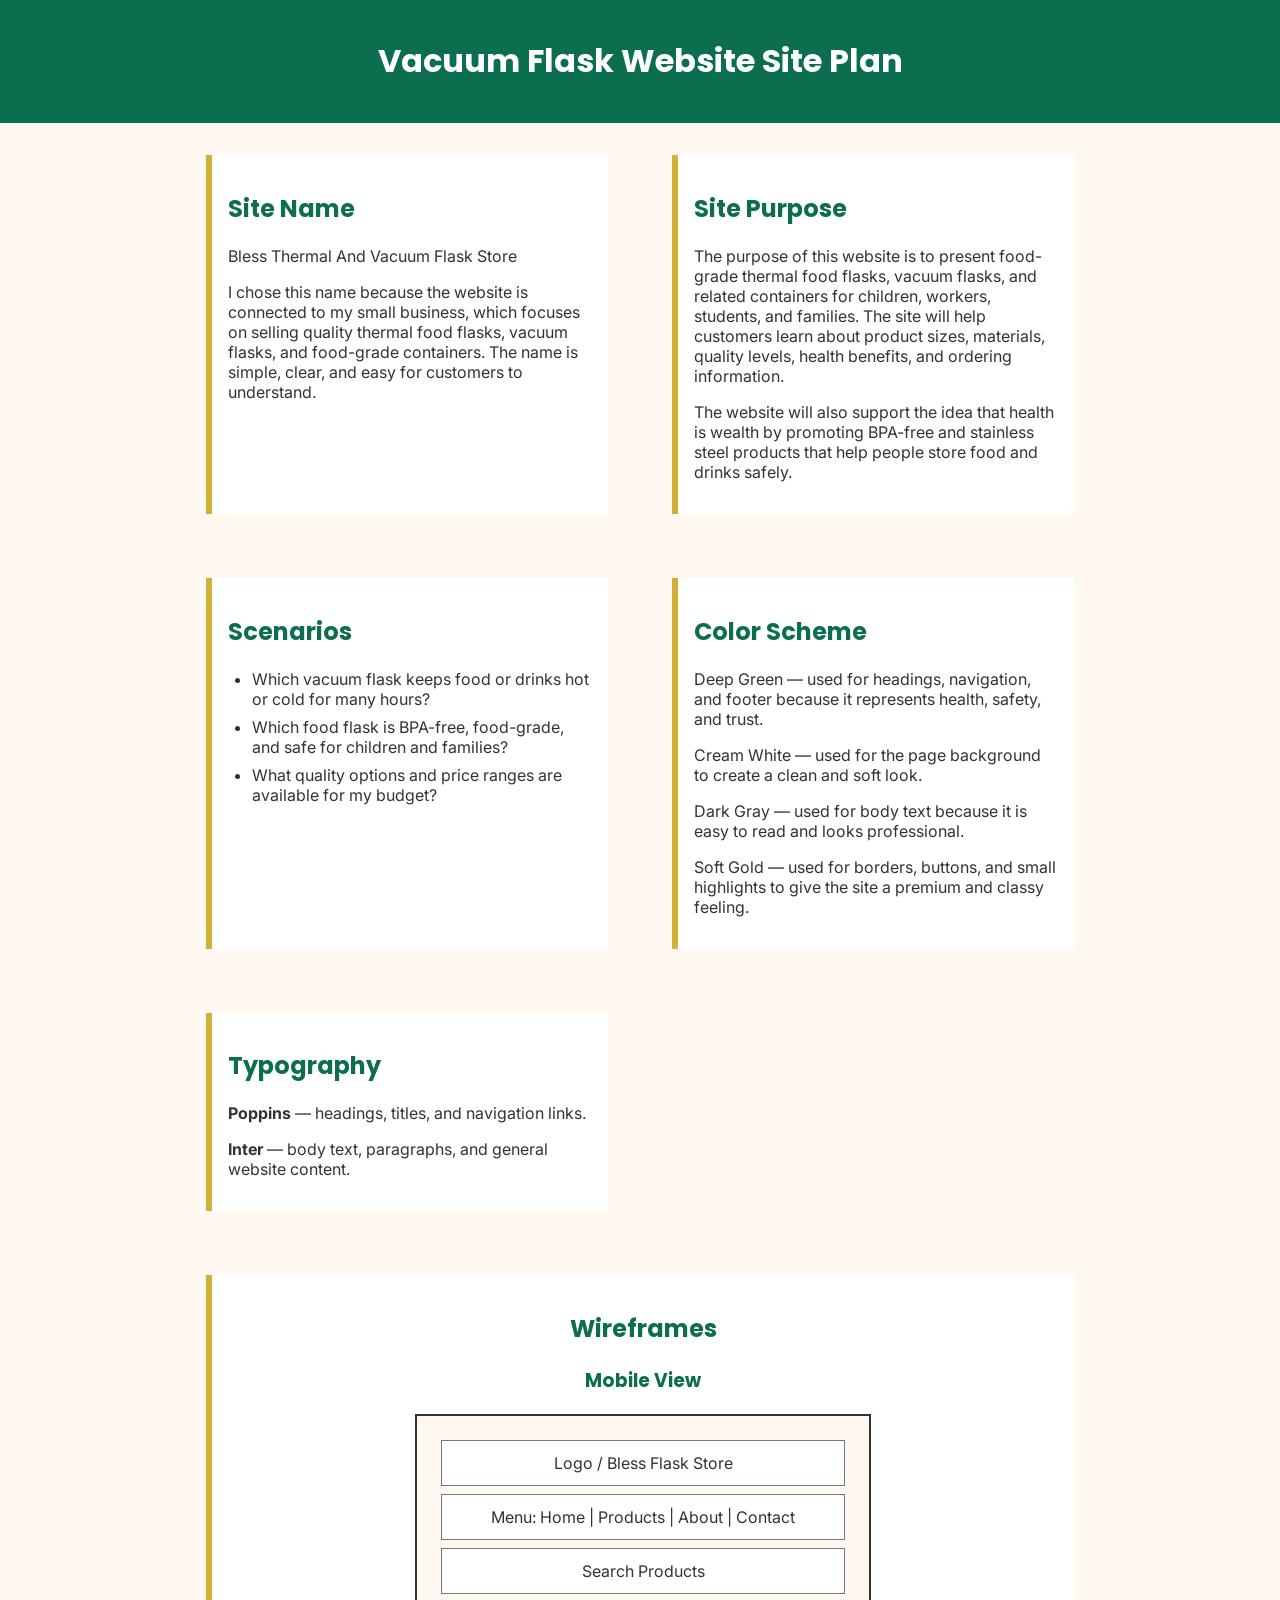
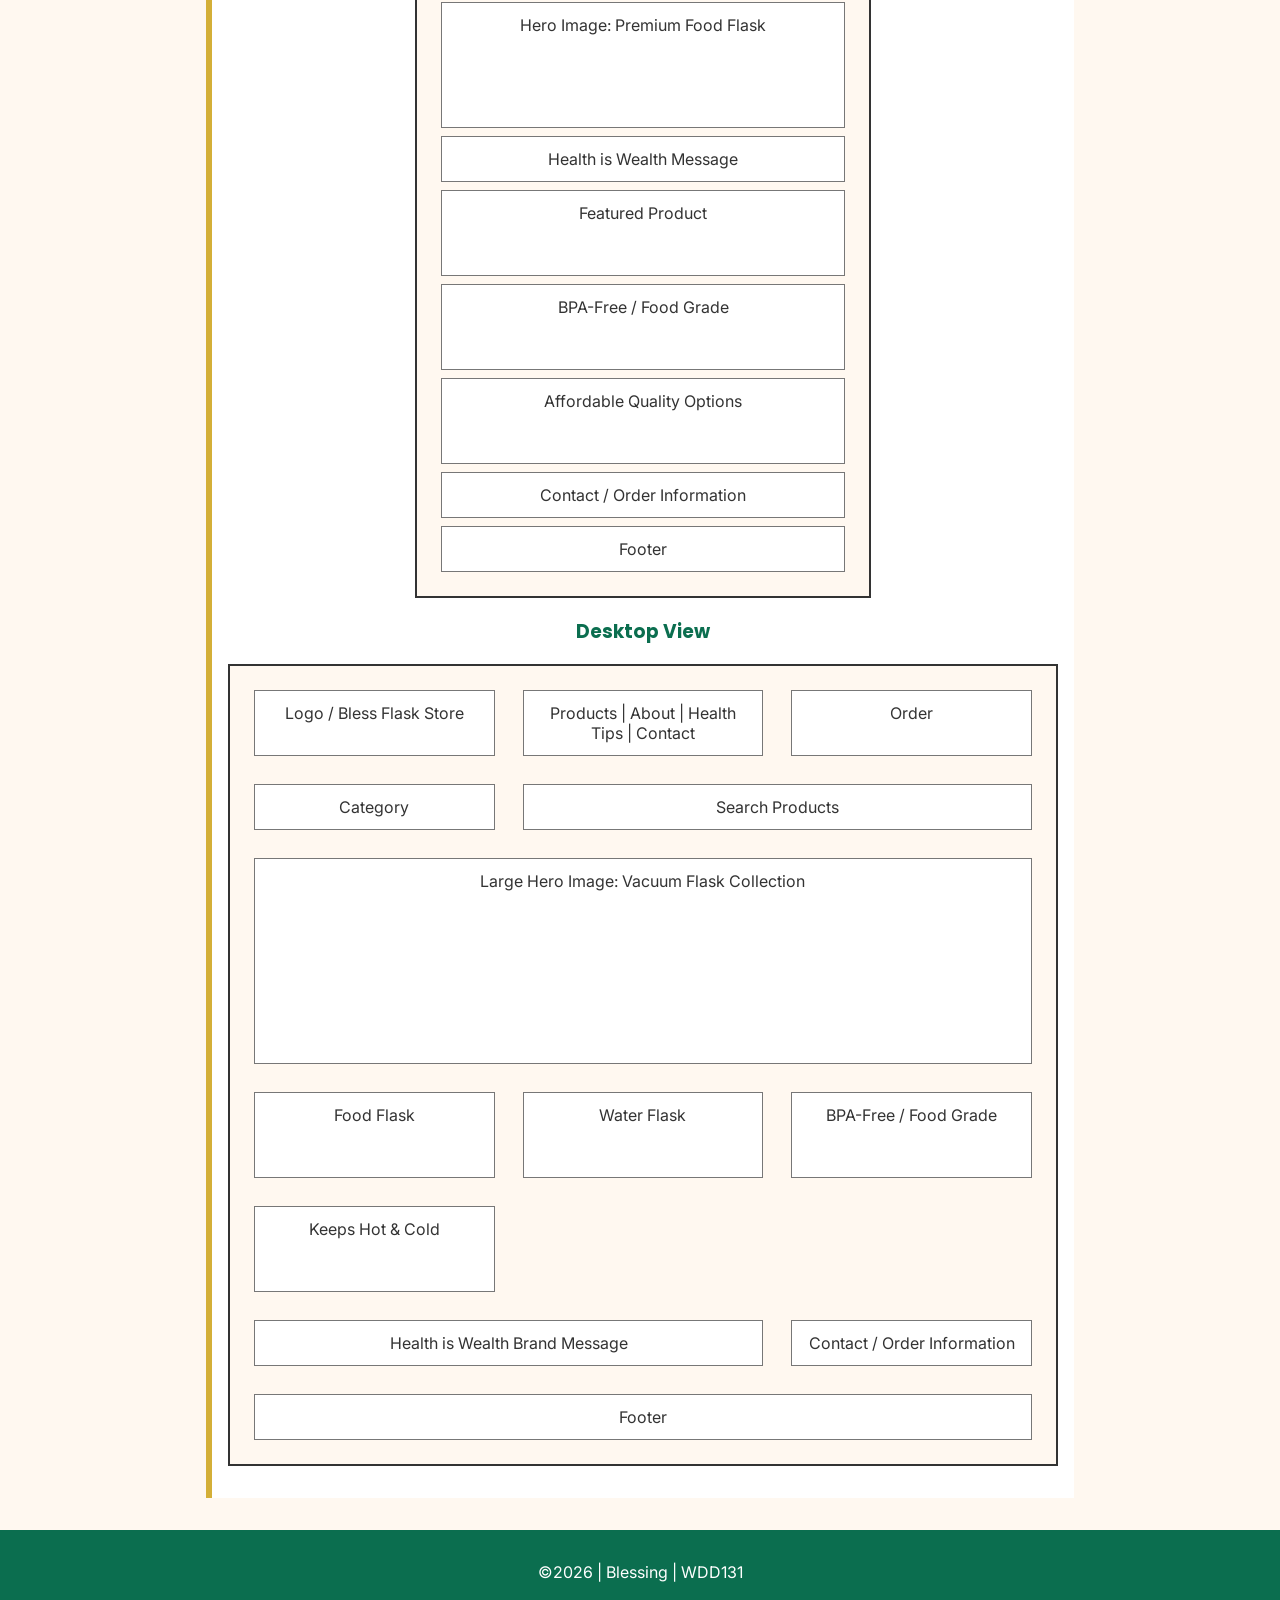
<file: project/siteplan.html>
<!DOCTYPE html>
<html lang="en">
<head>
    <meta charset="UTF-8">
    <meta name="viewport" content="width=device-width, initial-scale=1.0">

    <title>Food Flask Site Plan</title>

    <meta name="description"
        content="Site plan for a premium insulated food flask website.">

    <meta name="author" content="Blessing">

    <link rel="preconnect" href="https://fonts.googleapis.com">
<link rel="preconnect" href="https://fonts.gstatic.com" crossorigin>
<link href="https://fonts.googleapis.com/css2?family=Inter:ital,opsz,wght@0,14..32,100..900;1,14..32,100..900&family=Lora:ital,wght@0,400..700;1,400..700&family=Poppins:ital,wght@0,100;0,200;0,300;0,400;0,500;0,600;0,700;0,800;0,900;1,100;1,200;1,300;1,400;1,500;1,600;1,700;1,800;1,900&display=swap" rel="stylesheet">

    <link rel="stylesheet" href="../styles/siteplan.css">
<link rel="stylesheet" href="../styles/siteplan-large.css">

</head>

<body>

<header>
    <h1>Vacuum Flask Website Site Plan</h1>
</header>

<main>

<section>
    <h2>Site Name</h2>
    <p>Bless Thermal And Vacuum Flask Store</p>
    <p>
    I chose this name because the website is connected to my small business,
    which focuses on selling quality thermal food flasks, vacuum flasks, and
    food-grade containers. The name is simple, clear, and easy for customers to
    understand.
  </p>
</section>

<section>
    <h2>Site Purpose</h2>

    <p>
    The purpose of this website is to present food-grade thermal food flasks,
    vacuum flasks, and related containers for children, workers, students, and
    families. The site will help customers learn about product sizes, materials,
    quality levels, health benefits, and ordering information.
  </p>
  <p>
    The website will also support the idea that health is wealth by promoting
    BPA-free and stainless steel products that help people store food and drinks
    safely.
  </p>
        

</section>


<section>

    <h2>Scenarios</h2>

    <ul>

        <li>
            Which vacuum flask keeps food or drinks hot or cold for many hours?
        </li>

        <li>
            Which food flask is BPA-free, food-grade, and safe for children and families?
        </li>

        <li>
            What quality options and price ranges are available for my budget?
        </li>

    </ul>

</section>

<section>
    <h2>Color Scheme</h2>

    <p>
        Deep Green — used for headings, navigation, and footer because it represents
        health, safety, and trust.
    </p>

    <p>
        Cream White — used for the page background to create a clean and soft look.
    </p>

    <p>
        Dark Gray — used for body text because it is easy to read and looks professional.
    </p>

    <p>
        Soft Gold — used for borders, buttons, and small highlights to give the site
        a premium and classy feeling.
    </p>
</section>
<section>
    <h2>Typography</h2>

   <p><strong>Poppins</strong> — headings, titles, and navigation links.</p>

    <p><strong>Inter</strong> — body text, paragraphs, and general website content.</p>

</section>

<section class="wireframes-section">
    <h2>Wireframes</h2>

    <h3>Mobile View</h3>
    <div class="wireframe mobile-wireframe">
        <div class="wf-top">Logo / Bless Flask Store</div>
        <div class="wf-nav">Menu: Home | Products | About | Contact</div>
        <div class="wf-search">Search Products</div>
        <div class="wf-hero">Hero Image: Premium Food Flask</div>
        <div class="wf-message">Health is Wealth Message</div>
        <div class="wf-card">Featured Product</div>
        <div class="wf-card">BPA-Free / Food Grade</div>
        <div class="wf-card">Affordable Quality Options</div>
        <div class="wf-contact">Contact / Order Information</div>
        <div class="wf-footer">Footer</div>
    </div>

    <h3>Desktop View</h3>

<div class="wireframe desktop-wireframe">
        <div class="wf-logo">Logo / Bless Flask Store</div>
        <div class="wf-menu">Products | About | Health Tips | Contact</div>
        <div class="wf-cart">Order</div>

        <div class="wf-category">Category</div>
        <div class="wf-search">Search Products</div>

        <div class="wf-hero-large">Large Hero Image: Vacuum Flask Collection</div>

        <div class="wf-product">Food Flask</div>
        <div class="wf-product">Water Flask</div>

        <div class="wf-benefit">BPA-Free / Food Grade</div>
        <div class="wf-benefit">Keeps Hot & Cold</div>

        <div class="wf-health">Health is Wealth Brand Message</div>
        <div class="wf-contact">Contact / Order Information</div>

        <div class="wf-footer">Footer</div>
    </div>
</section>

</main>

<footer>
    <p>©2026 | Blessing | WDD131</p>
</footer>

</body>
</html>
</file>
<file: styles/base.css>
* {
    box-sizing: border-box;
}

body {
    margin: 0;
    font-family: "Inter", sans-serif;
    background-color: #f4f6f8;
    color: #222;
}

/* Header */
header {
    background-color: #15395b;
    color: white;
    text-align: center;
}

#course-title {
    display: block;
    font-size: 1.6rem;
    font-weight: 700;
    padding: 1rem;
}

/* Navigation using CSS Flex */
nav {
    background-color: #222;
}

nav ul {
    display: flex;
    list-style-type: none;
    margin: 0;
    padding: 0;
}

nav li {
    flex: 1 1 auto;
}

nav a {
    display: block;
    color: white;
    text-decoration: none;
    text-align: center;
    padding: 1rem;
    font-weight: 600;
}

nav a:hover {
    background-color: #f4c430;
    color: #000;
}

/* Main layout using CSS Grid */
main {
    max-width: 1000px;
    margin: 1rem auto;
    padding: 1rem;
    display: grid;
    grid-template-columns: 2fr 1fr;
    gap: 1rem;
}

h1 {
    grid-column: 1 / 3;
    text-align: center;
    color: #15395b;
}

/* Card sections */
.card {
    background-color: white;
    border: 1px solid #ccc;
    border-radius: 8px;
    overflow: hidden;
}

.card h2 {
    background-color: #15395b;
    color: white;
    text-align: center;
    padding: 0.75rem;
    margin: 0;
}

.card p,
.card ul {
    padding: 1rem;
    line-height: 1.6;
}

.card img {
    max-width: 180px;
    height: auto;
    display: block;
    margin: 0 auto 1rem auto;
}

/* Footer */
footer {
    background-color: #15395b;
    color: white;
    text-align: center;
    padding: 1rem;
    margin-top: 1rem;
}

#lastModified {
    color: #f4c430;
    font-size: 0.9rem;
}

.country-title {
    text-align: center;
    border-bottom: 1px solid #999;
    padding-bottom: 0.5rem;
    margin: 0.5rem;
}

.country-content {
    display: flex;
    align-items: center;
    gap: 20px;
}

.country-content figure {
    text-align: center;
    margin: 0;
}

.country-content img {
    width: 140px;
    height: auto;
    border: 1px solid #ccc;
}

.country-content p {
    margin: 0;
    line-height: 1.5;
}


.about-content {
    display: grid;
    grid-template-columns: 2fr 160px;
    gap: 1rem;
    align-items: start;
    padding: 1rem;
}

.about-content img {
    width: 170px;
    height: auto;
    margin: 0;
}
.profile-img {
    width: 150px;
    height: auto;
    margin: 0;
}
</file>
<file: styles/project.css>
* {
  box-sizing: border-box;
}

body {
  margin: 0;
  font-family: "Inter", sans-serif;
  color: #333333;
  background-color: #fff8f0;
}

h1,
h2,
h3,
nav a,
.logo {
  font-family: "Poppins", sans-serif;
}

header {
  background-color: #ffffff;
  border-bottom: 3px solid #d4af37;
  padding: 1rem;
}

.header-content {
    display: flex;
    justify-content: space-between;
    align-items: center;
}

.logo {
    color: #064635;
    font-size: 1.4rem;
    font-weight: 800;
    text-decoration: none;
}

#menu-button {
    display: block;
    font-size: 1.5rem;
    background: none;
    border: none;
    cursor: pointer;
}

#nav-menu {
    display: none;
    flex-direction: column;
    gap: 1rem;
    margin-top: 1rem;
}

#nav-menu.open {
    display: flex;
}

#nav-menu a {
    color: #064635;
    text-decoration: none;
    font-weight: 600;
}

#nav-menu a:hover,
#nav-menu a.active {
    color: #064635;
    border-bottom: 3px solid #d4af37;
}
.hero {
  max-width: 1100px;
  margin: 2rem auto;
  padding: 4rem 1.5rem;
  text-align: center;
  color: white;
  background:
    linear-gradient(rgba(3, 42, 55, 0.88), rgba(3, 87, 63, 0.85)),
    repeating-linear-gradient(
      45deg,
      rgba(255, 255, 255, 0.04) 0px,
      rgba(255, 255, 255, 0.04) 2px,
      transparent 2px,
      transparent 8px
    );
  border-radius: 12px;
}

.hero h1 {
  font-family: "Poppins", sans-serif;
  font-size: 2.6rem;
  line-height: 1.3;
  margin: 1rem 0;
}

.hero p {
  max-width: 700px;
  margin: 0 auto 1.5rem;
  font-size: 1rem;
}

.hero a {
  display: inline-block;
  background-color: #d4af37;
  color: #063f34;
  padding: 0.8rem 1.3rem;
  border-radius: 4px;
  font-weight: 700;
  text-decoration: none;
}

.tagline {
    font-family: "Poppins", sans-serif;
    font-size: 1.4rem;
    font-weight: 700;
    color: #f4d03f;
    text-transform: uppercase;
    letter-spacing: 3px;
    margin-bottom: 1.2rem;
}

.button {
  display: inline-block;
  background-color: #d4af37;
  color: #111111;
  padding: 0.8rem 1.3rem;
  border-radius: 6px;
  text-decoration: none;
  font-weight: 700;
}

.button:hover {
  background-color: #f2c94c;
}

main {
  max-width: 1100px;
  margin: 0 auto;
  padding: 2rem 1rem;
}

section {
  margin-bottom: 3rem;
}

section h2 {
  color: #0b6e4f;
  text-align: center;
  margin-bottom: 1rem;
}

.intro {
  text-align: center;
  max-width: 800px;
  margin: 0 auto 2rem;
  line-height: 1.7;
}

.card-grid {
  display: grid;
  gap: 1.5rem;
}

.card {
  background-color: white;
  border-radius: 12px;
  padding: 1.5rem;
  box-shadow: 0 4px 14px rgba(0, 0, 0, 0.08);
  border-top: 5px solid #0b6e4f;
}

.card h3 {
  color: #0b6e4f;
  margin-top: 0;
}

.highlight {
  background-color: #111111;
  color: white;
  padding: 2rem 1rem;
  border-radius: 12px;
  text-align: center;
}

.highlight h2 {
  color: #d4af37;
}

.features {
    max-width: 1100px;
    margin: 4rem auto;
    padding: 0 1rem;
}

.features h2 {
    text-align: center;
    color: #0b6b53;
    margin-bottom: 2rem;
}

.feature-grid {
    display: grid;
    grid-template-columns: repeat(3, 1fr);
    gap: 1.5rem;
}

.feature-grid article {
    background: white;
    padding: 2rem;
    border-radius: 12px;
    box-shadow: 0 4px 12px rgba(0,0,0,0.08);
    text-align: center;
    transition: transform 0.3s ease;
}

.feature-grid article:hover {
    transform: translateY(-5px);
}

.feature-grid h3 {
    color: #0b6b53;
    margin-bottom: 1rem;
}

.feature-grid p {
    line-height: 1.6;
}

footer {
  background-color: #0b6e4f;
  color: white;
  text-align: center;
  padding: 1.5rem;
}

footer a {
  color: white;
  font-weight: 700;
}
.page-hero {
  text-align: center;
  padding: 3rem 1rem;
  background: linear-gradient(135deg, #053b2f, #0f6b4f);
  color: white;
}

.products-section {
  padding: 3rem 1rem;
  max-width: 1100px;
  margin: 0 auto;
}

.products-section h2 {
  text-align: center;
  margin-bottom: 2rem;
}

.product-grid {
  display: grid;
  gap: 1.5rem;
}

.product-card {
  background-color: #ffffff;
  border-radius: 12px;
  overflow: hidden;
  box-shadow: 0 6px 18px rgba(0, 0, 0, 0.12);
}

.product-card img {
  width: 100%;
  height: 260px;
  object-fit: cover;
  display: block;
}

.product-info {
  padding: 1.2rem;
}

.product-info h3 {
  color: #064635;
  margin-bottom: 0.75rem;
}

.price {
  color: #064635;
  font-weight: 700;
  font-size: 1.1rem;
}

.save-button {
  background-color: #d4af37;
  color: #063f34;
  border: none;
  padding: 0.7rem 1rem;
  border-radius: 6px;
  font-weight: 700;
  cursor: pointer;
}
nav a.active {
  color: #d4af37;
  font-weight: 700;
  border-bottom: 3px solid #d4af37;
}
.contact-hero {
    text-align: center;
    max-width: 900px;
    margin: 0 auto;
    padding: 3rem 1rem 2rem;
}

.contact-hero h1 {
    font-size: 2.5rem;
    color: #063f34;
}

.contact-hero p {
    max-width: 700px;
    margin: 1rem auto 0;
    font-size: 1.1rem;
    line-height: 1.7;
}

.contact-info {
    max-width: 650px;
    margin: 2rem auto;
    padding: 1.8rem 2rem;
    background-color: #ffffff;
    border-left: 5px solid #d4af37;
    border-radius: 12px;
    box-shadow: 0 4px 14px rgba(0, 0, 0, 0.08);
}

.contact-info h2 {
    text-align: left;
    color: #064635;
    margin-bottom: 1.8rem;
}

.contact-info p {
    line-height: 1.7;
    margin-bottom: 0.8rem;
}
.contact-form-section {
    max-width: 900px;
    margin: 2rem auto;
    padding: 0 1rem;
}

.contact-form-section form {
    display: grid;
    gap: 1rem;
    background: linear-gradient(135deg, #ffffff, #fff8e7);
    padding: 2rem;
    border-radius: 14px;
    border-top: 6px solid #d4af37;
    box-shadow: 0 8px 22px rgba(0, 0, 0, 0.1);
}

.contact-form-section label {
    font-weight: 700;
    color: #064635;
}

.contact-form-section input,
.contact-form-section textarea {
    width: 100%;
    padding: 0.9rem;
    border: 1px solid #bbb;
    border-radius: 8px;
    font-family: inherit;
    font-size: 1rem;
}

.contact-form-section input:focus,
.contact-form-section textarea:focus {
    outline: 2px solid #d4af37;
    border-color: #d4af37;
}

.contact-form-section button {
    background-color: #c99c2f;
    color: #063f34;
    border: none;
    padding: 1rem;
    border-radius: 8px;
    font-weight: 800;
    cursor: pointer;
    font-size: 1rem;
}

.contact-form-section button:hover {
    background-color: #c09c2f;
}
.feature-card {
    background: linear-gradient(135deg, #ffffff, #fff8e7);
    border-top: 5px solid #d4af37;
    border-radius: 14px;
    padding: 2rem;
    box-shadow: 0 8px 22px rgba(0, 0, 0, 0.08);
}
.featured-item {
    max-width: 900px;
    margin: 2rem auto;
}

.featured-item img {
    width: 100%;
    border-radius: 12px;
    box-shadow: 0 8px 20px rgba(0,0,0,0.12);
}
.about-story,
.about-mission,
.about-choose,
.owner-section {
    max-width: 1000px;
    margin: 2rem auto;
    padding: 2rem;
}

.about-story,
.about-mission,
.about-choose {
    background: #fff8e7;
    border-left: 5px solid #d4af37;
    border-radius: 12px;
    box-shadow: 0 6px 18px rgba(0, 0, 0, 0.08);
}

.about-story h2,
.about-mission h2,
.about-choose h2,
.owner-section h2 {
    text-align: center;
    color: #064635;
    margin-bottom: 1rem;
}

.about-choose ul {
    max-width: 600px;
    margin: 0 auto;
    line-height: 1.8;
}

.owner-section {
    display: grid;
    gap: 1.5rem;
    align-items: center;
}

.owner-section img {
    width: 100%;
    max-width: 350px;
    border-radius: 14px;
    box-shadow: 0 8px 22px rgba(0, 0, 0, 0.12);
}
.about-image {
    max-width: 1000px;
    margin: 2rem auto;
    padding: 0 1rem;
}

.about-image img {
    width: 100%;
    height: 350px;
    object-fit: cover;
    border-radius: 14px;
    box-shadow: 0 8px 22px rgba(0, 0, 0, 0.12);
}
.owner-section {
    display: grid;
    grid-template-columns: 1.5fr 1fr;
    gap: 3rem;
    align-items: center;
    margin-top: 100px;
}

.owner-image img {
    width: 100%;
    border-radius: 12px;
    max-width: 550px;
    height: 450px;
    align-self: center;
    margin-top: 80px;
    
}

.owner-text h2 {
    color: #064635;
    margin-bottom: 0.3rem;
    font-size: 2rem;
    white-space: nowrap;
    
}
.owner-text{
    max-width: 700px;
}

.owner-text p {
    line-height: 1.8;
}
.owner-section {
    display: grid;
    grid-template-columns: 1fr 2fr;
}
.owner-name {
    font-size: 3rem;
    font-weight: 700;
    color: #123524;
    margin-bottom: 0.3rem;
    line-height: 1.1;
}

.owner-title {
    font-size: 1rem;
    color: #666;
    margin-top: 0;
    margin-bottom: 2rem;
}
</file>
<file: styles/project-large.css>
@media screen and (min-width: 768px) {
  #menu-button {
    display: none;
  }

  #nav-menu {
    display: flex;
    flex-direction: row;
    gap: 1.5rem;
    margin-top: 0;
  }

  .header-content {
    max-width: 1100px;
    margin: 0 auto;
  }

  .feature-grid {
    grid-template-columns: repeat(3,1fr) ;
  }
}

.product-grid {
  grid-template-columns: repeat(3, 1fr);
}
</file>
<file: styles/form.css>
* {
    box-sizing: border-box;
}

body {
    font-family: 'Inter', sans-serif;
    margin: 0;
    background-color: #eef5ff;
    color: #222;
}

header {
    background-color: #005f99;
    color: white;
    text-align: center;
    padding: 1rem;
}

main {
    max-width: 600px;
    margin: 1rem auto;
    padding: 1rem;
}

form {
    background-color: white;
    padding: 1.5rem;
    border-radius: 10px;
    border: 1px solid #d0d7de;
    box-shadow: 0 4px 12px rgba(0, 0, 0, 0.08);
}

fieldset {
    border: none;
    margin-bottom: 1rem;
    padding: 0;
}

legend {
    font-weight: bold;
    margin-bottom: .5rem;
}

label {
    display: block;
    margin-top: .5rem;
    font-weight: bold;
}

select,
input[type="date"],
input[type="text"],
textarea {
    width: 100%;
    padding: .7rem;
    margin-top: .3rem;
    border: 1px solid #777;
    border-radius: 4px;
    font-size: 1rem;
}

select:focus,
input:focus,
textarea:focus {
    outline: 2px solid #0077cc;
    border-color: #0077cc;
}

.feature-option {
    display: flex;
    align-items: center;
    gap: .5rem;
    margin: .5rem 0;
}

.feature-option label {
    margin: 0;
    font-weight: normal;
}

input[type="radio"],
input[type="checkbox"] {
    margin-right: .5rem;
}

textarea {
    min-height: 120px;
}

input[type="submit"] {
    width: 100%;
    padding: .9rem;
    background-color: #0077cc;
    color: white;
    border: none;
    border-radius: 6px;
    font-size: 1.1rem;
    font-weight: bold;
    cursor: pointer;
}

input[type="submit"]:hover {
    background-color: #005f99;
    text-transform: none;
}

footer {
    text-align: center;
    background-color: #005f99;
    color: white;
    padding: 1rem;
    margin-top: 1rem;
}

@media screen and (min-width: 700px) {
    main {
        max-width: 700px;
    }

    form {
        padding: 2rem;
    }
}

.rating-options {
    display: flex;
    justify-content: space-between;
    text-align: center;
}

.rating-options div {
    display: flex;
    flex-direction: column;
    align-items: center;
}

.rating-options label {
    margin-bottom: .3rem;
}
</file>
<file: styles/place.css>
:root {
    --primary-color: #ce1126;
    --secondary-color: #000000;
    --accent-color: #f9d616;
    --background-color: #f4f4f4;
    --card-color: rgba(255, 255, 255, 0.85);
    --text-color: #222;
    --font-family: Arial, Helvetica, sans-serif;
}

* {
    box-sizing: border-box;
}

body {
    margin: 0;
    font-family: var(--font-family);
    background-color: var(--background-color);
    color: var(--text-color);
}
header,
main,
footer {
    max-width: 1000px;
    margin: 0 auto;
}
header {
    background-color: var(--primary-color);
    color: white;
    text-align: center;
    padding: 1.5rem;
    border-bottom: 10px solid var(--secondary-color);
}

header h1 {
    margin: 0;
    font-size: 2.5rem;
}

main {
    background-color: white;
}

picture img {
    width: 100%;
    height: auto;
    display: block;
    border-bottom: 6px solid var(--accent-color);
}

.data,
.weather {
    text-align: center;
    padding: 1.5rem;
    border-bottom: 1px solid #ddd;
}

.data h2,
.weather h2 {
    color: var(--primary-color);
    font-size: 2rem;
}

.data p,
.weather p {
    margin: 0.5rem;
}

.weather-icon {
    width: 80px;
    height: auto;
    display: block;
    margin: 1rem auto;
}

footer {
    background-color: var(--primary-color);
    color: white;
    text-align: center;
    padding: 1rem;
    border-top: 10px solid var(--secondary-color);
}
</file>
<file: styles/place-large.css>
@media screen and (min-width: 768px) {
    main {
        position: relative;
        max-width: 1000px;
    }

    picture img {
        height: 600px;
        object-fit: cover;
    }

    .data,
    .weather {
        position: absolute;
        background-color: var(--card-color);
        box-shadow: 0 0 15px rgba(0, 0, 0, 0.4);
        width: 260px;
        padding: 0;
        border-bottom: none;
    }

    .data {
        top: 140px;
        left: 30px;
    }

    .weather {
        bottom: 120px;
        right: 30px;
    }

    .data h2,
    .weather h2 {
        background-color: var(--secondary-color);
        color: var(--accent-color);
        margin: 0;
        padding: 1rem;
        font-size: 1.5rem;
    }

    .weather h2::after {
        content: " ⛅";
    }

    .weather-icon {
        display: none;
    }

    .data p,
    .weather p {
        font-size: 0.9rem;
    }
}
</file>
<file: styles/temples.css>
body {
    font-family: "inter", sans-serif;
    background-color: #fdfdfb;
    color: #1f2937;
    margin: 0;
    padding: 0;
}
h1,
h2 {
    font-family: "Lora", serif;
    color: #0b1f3a;
}
header,
footer {
    background-color: #0b1f3a;
    color: white;
    padding: 1rem;
}
header {
    display: flex;
    align-items: center;
    justify-content: space-between;
}

header h1 {
    color: white;
    margin: 0;
    font-size: 1.5rem;
}

nav {
    display: none;
    flex-direction: column;
    align-items: center;
    gap: 0.5rem;
    margin-top: 1rem;   
}

nav a {
    color: #d4af37;
    text-decoration: none;
    font-weight: bold;
    padding: 0.75rem;
    border-radius: 6px;
}

nav a:hover {
    background-color: #d4af37;
    color: #0b1f3a;
}
#menu {
    font-size: 2rem;
    border: 0;
    background: none;
    color: #d4af37;
    cursor: pointer;
}

#menu::before {
    content: "☰";
}

#menu.open::before {
    content: "X";
}

nav.open {
    display: flex;
}

main {
    max-width: 900px;
    margin: 0 auto;
    padding: 1rem;
}
main h2 {
    text-align: center;
}
.gallery {
    display: grid;
    grid-template-columns: 1fr;
    gap: 1rem;
}

figure {
    background-color: white;
    padding: 10px;
    border: 1px solid #d4af37;
    border-radius: 8px;
    margin: 0 auto;
    width: 250px;
}
figure img {
    width: 100%;
    height: 160px;
    object-fit: cover;
    display: block;
}
figcaption {
    color: #0b1f3a;
    font-size: 0.9rem;
    margin-top: 0.5rem;
    text-align: center;
}
footer {
    text-align: center;
}
</file>
<file: styles/temples-large.css>
@media screen and (min-width: 640px) {
    #menu {
        display: none;
    }

    #nav-menu {
        display: flex;
        flex-direction: row;
        justify-content: flex-end;
        gap: 1rem;
        margin-top: 0;
    }

    nav a {
        display: block;
    }

    .gallery {
        grid-template-columns: repeat(3, 1fr);
    }
}
</file>
<file: styles/siteplan.css>
body {
    font-family: 'Inter', sans-serif;
    margin: 0;
    padding: 0;
    background-color: #FFF8F0; /* Cream White */
    color: #333333; /* Dark Gray */
}

header {
    background-color: #0B6E4F; /* Deep Emerald Green */
    color: white;
    text-align: center;
    padding: 1rem;
}

h1,
h2,
h3 {
    font-family: 'Poppins', sans-serif;
}

h2,
h3 {
    color: #0B6E4F; /* Deep Emerald Green */
}

main {
    max-width: 900px;
    margin: 0 auto;
    padding: 1rem;
}

section {
    background-color: white;
    border-left: 6px solid #D4AF37; /* Soft Gold */
    padding: 1rem;
    margin: 1rem;
}

ul {
    padding-left: 1.5rem;
}

li {
    margin-bottom: 0.5rem;
}

.wireframe {
    border: 2px solid #333333;
    padding: 1rem;
    margin: 1rem 0;
    background-color: #FFF8F0;
    text-align: center;
}

.wireframe div {
    border: 1px solid #777777;
    padding: 0.75rem;
    margin: 0.5rem;
    text-align: center;
    background-color: white;
}

.wf-hero,
.wf-hero-large {
    min-height: 100px;
}

.wf-product,
.wf-benefit,
.wf-card {
    min-height: 60px;
}
.mobile-wireframe {
    max-width: 420px;
    margin-left: auto;
    margin-right: auto;
    text-align: center;
}
footer {
    background-color: #0B6E4F; /* Deep Emerald Green */
    color: white;
    text-align: center;
    padding: 1rem;
}
</file>
<file: styles/siteplan-large.css>
@media screen and (min-width: 768px) {
    main {
        display: grid;
        grid-template-columns: 1fr 1fr;
        gap: 2rem;
    }

    .desktop-wireframe {
        display: grid;
        grid-template-columns: 1fr 1fr 1fr;
        gap: 0.75rem;
    }

    .wf-logo {
        grid-column: 1 / 2;
    }

    .wf-menu {
        grid-column: 2 / 3;
    }

    .wf-cart {
        grid-column: 3 / 4;
    }

    .wf-category {
        grid-column: 1 / 2;
    }

    .wf-search {
        grid-column: 2 / 4;
    }

    .wf-hero-large {
        grid-column: 1 / 4;
        min-height: 180px;
    }

    .wf-health {
        grid-column: 1 / 3;
    }

    .wf-footer {
        grid-column: 1 / 4;
    }
}
.wireframes-section {
    grid-column: 1 /-1;
    text-align: center;
}
</file>
